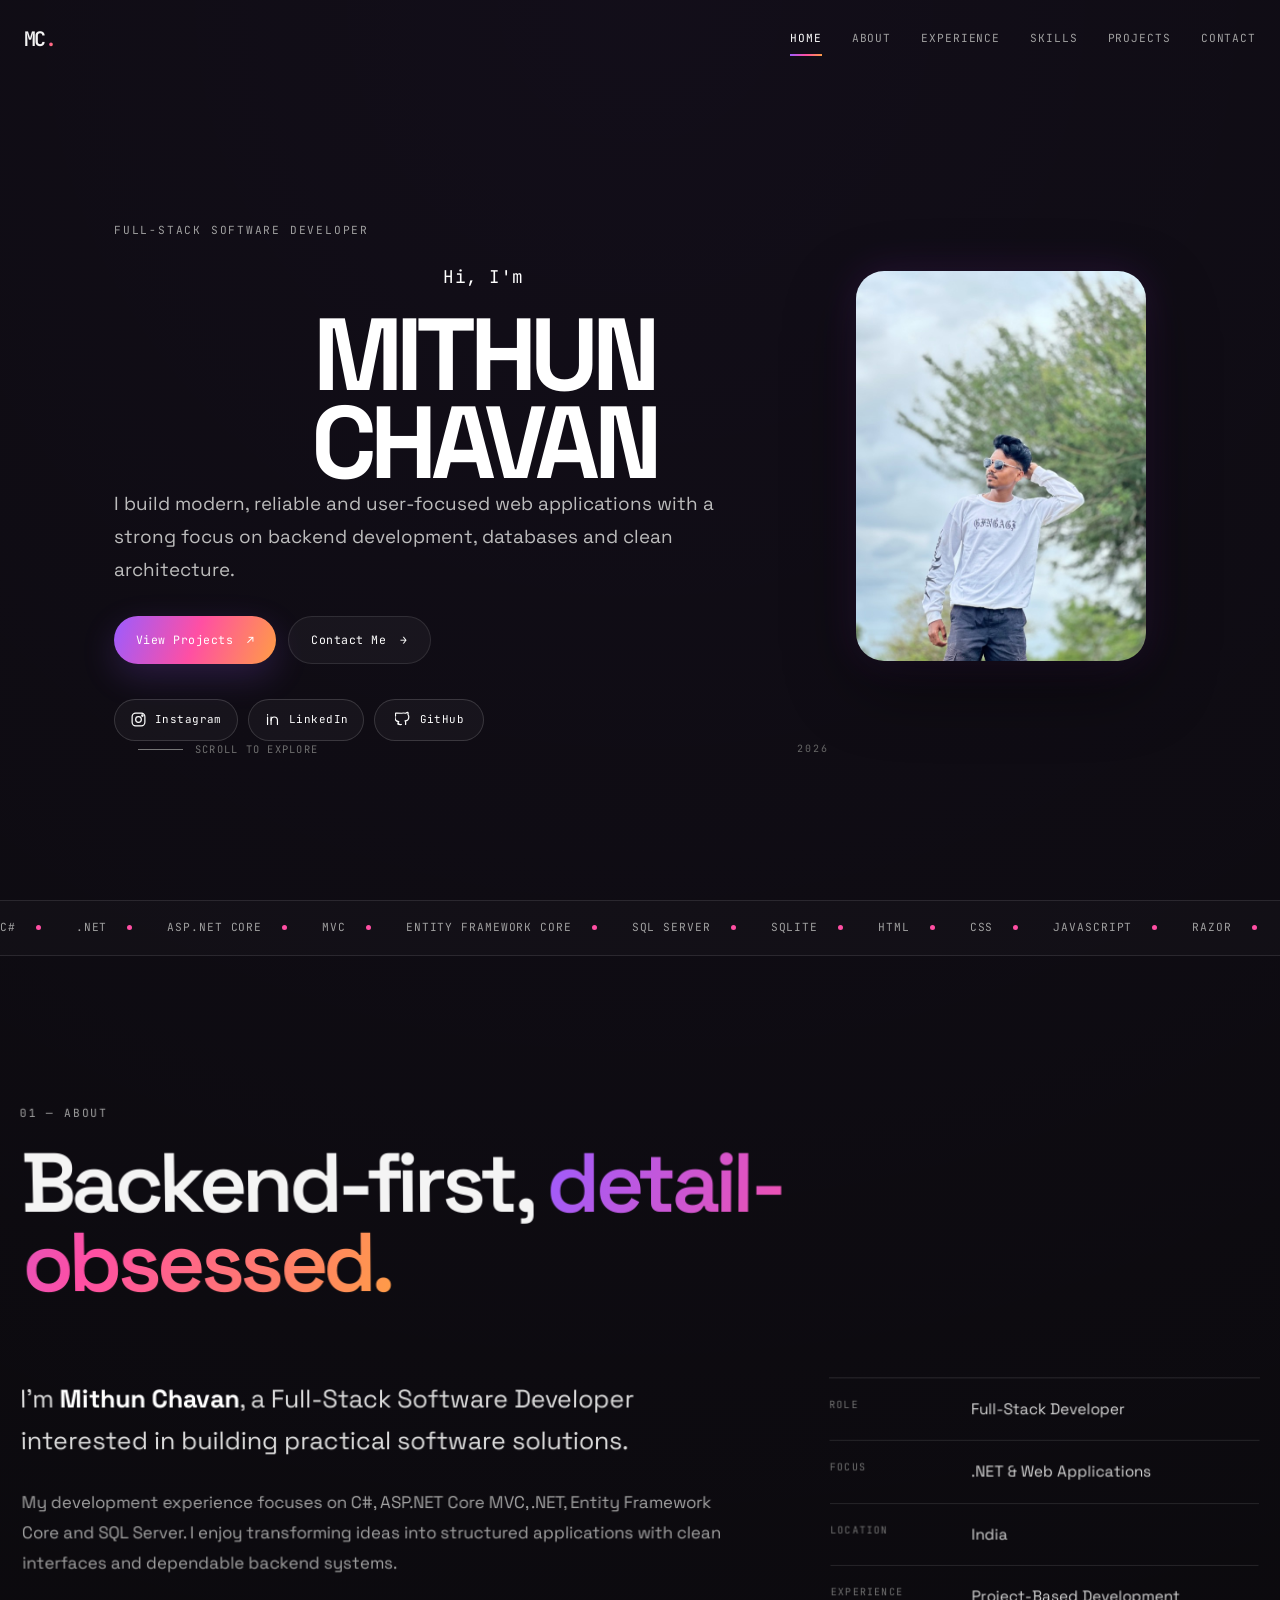
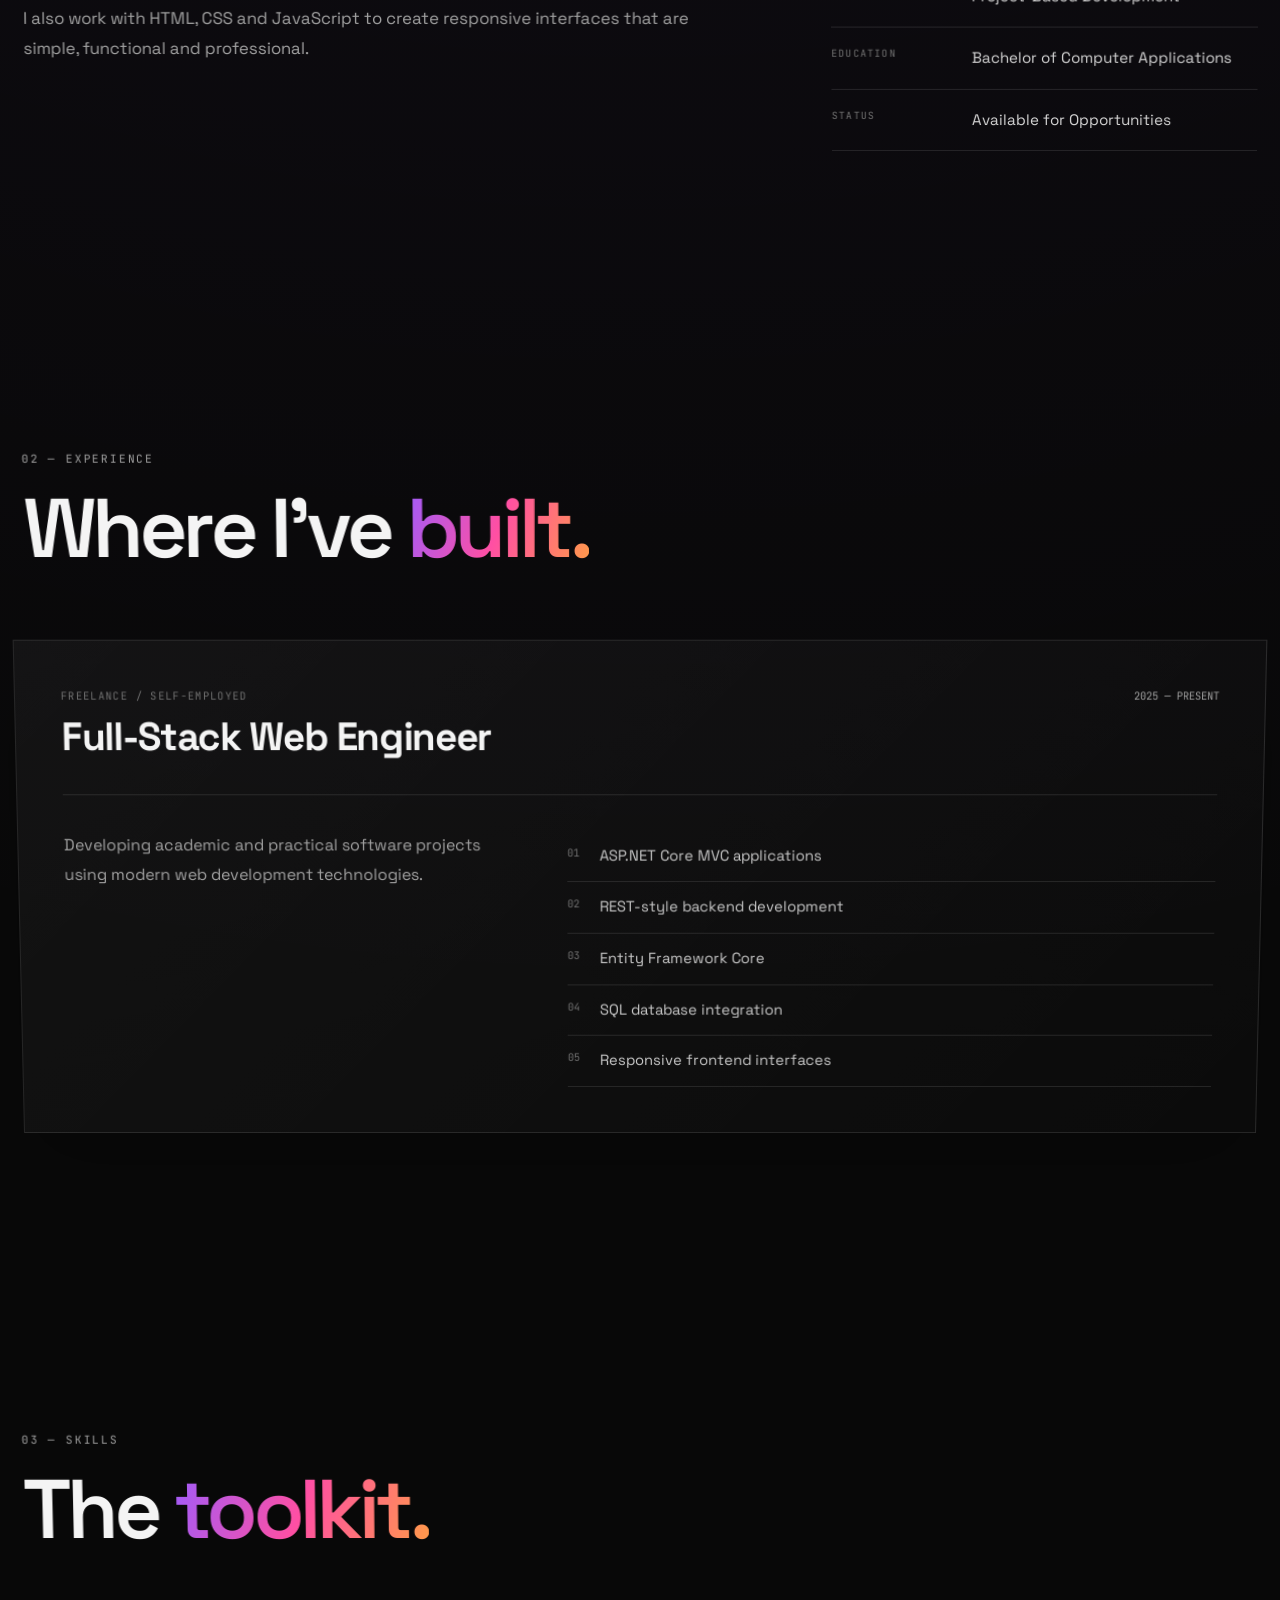
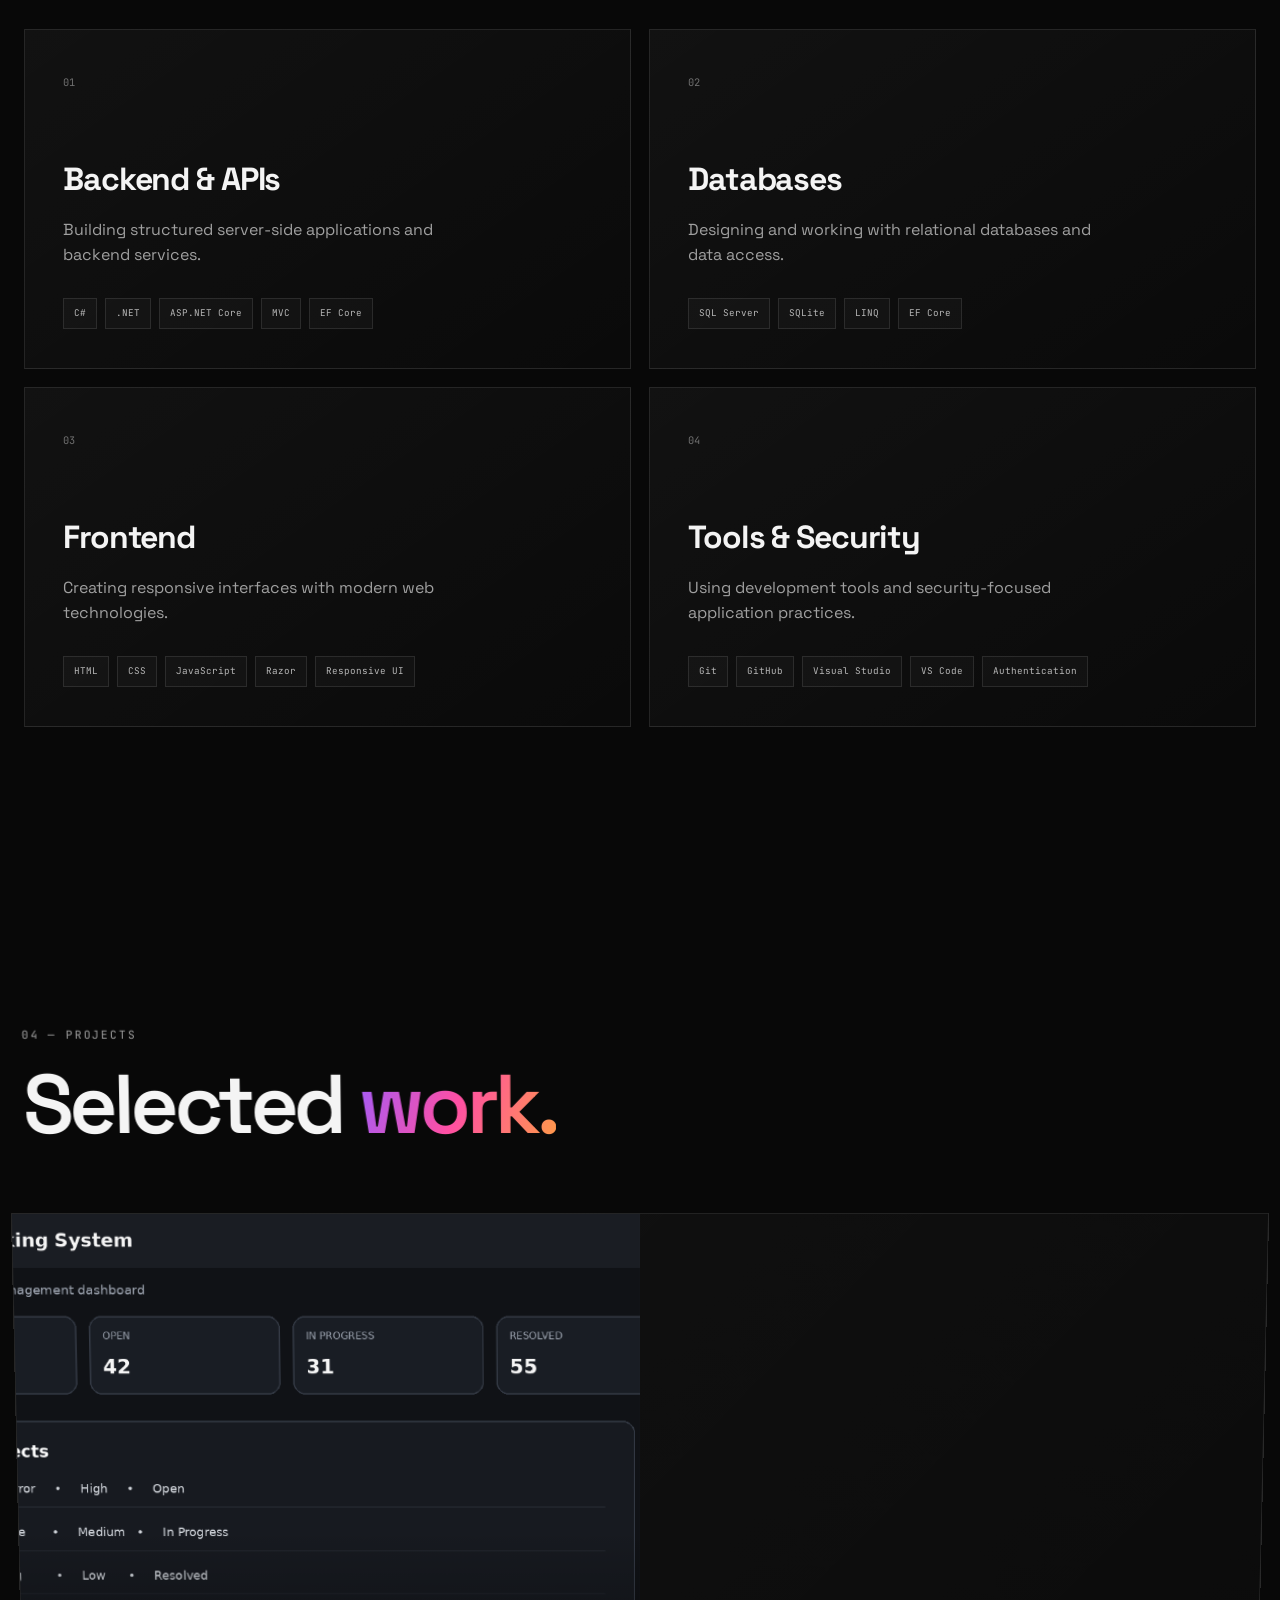
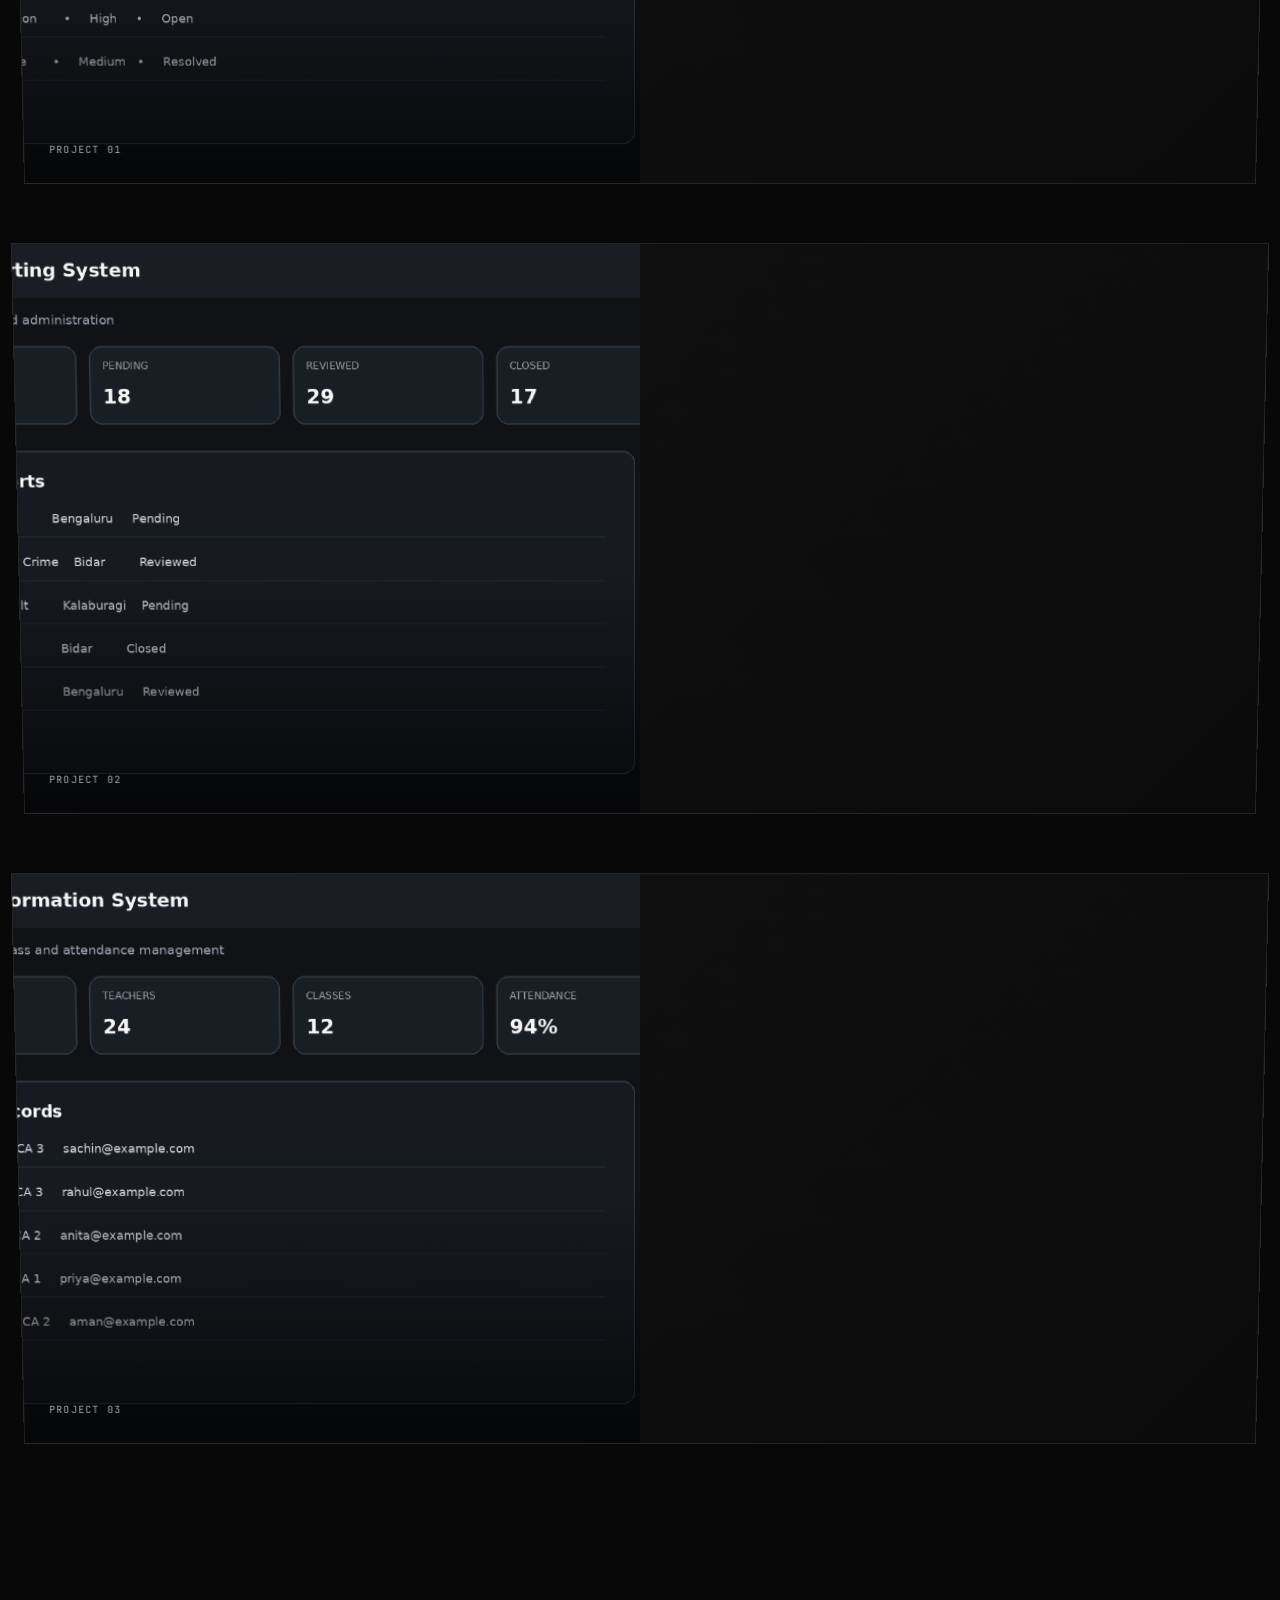
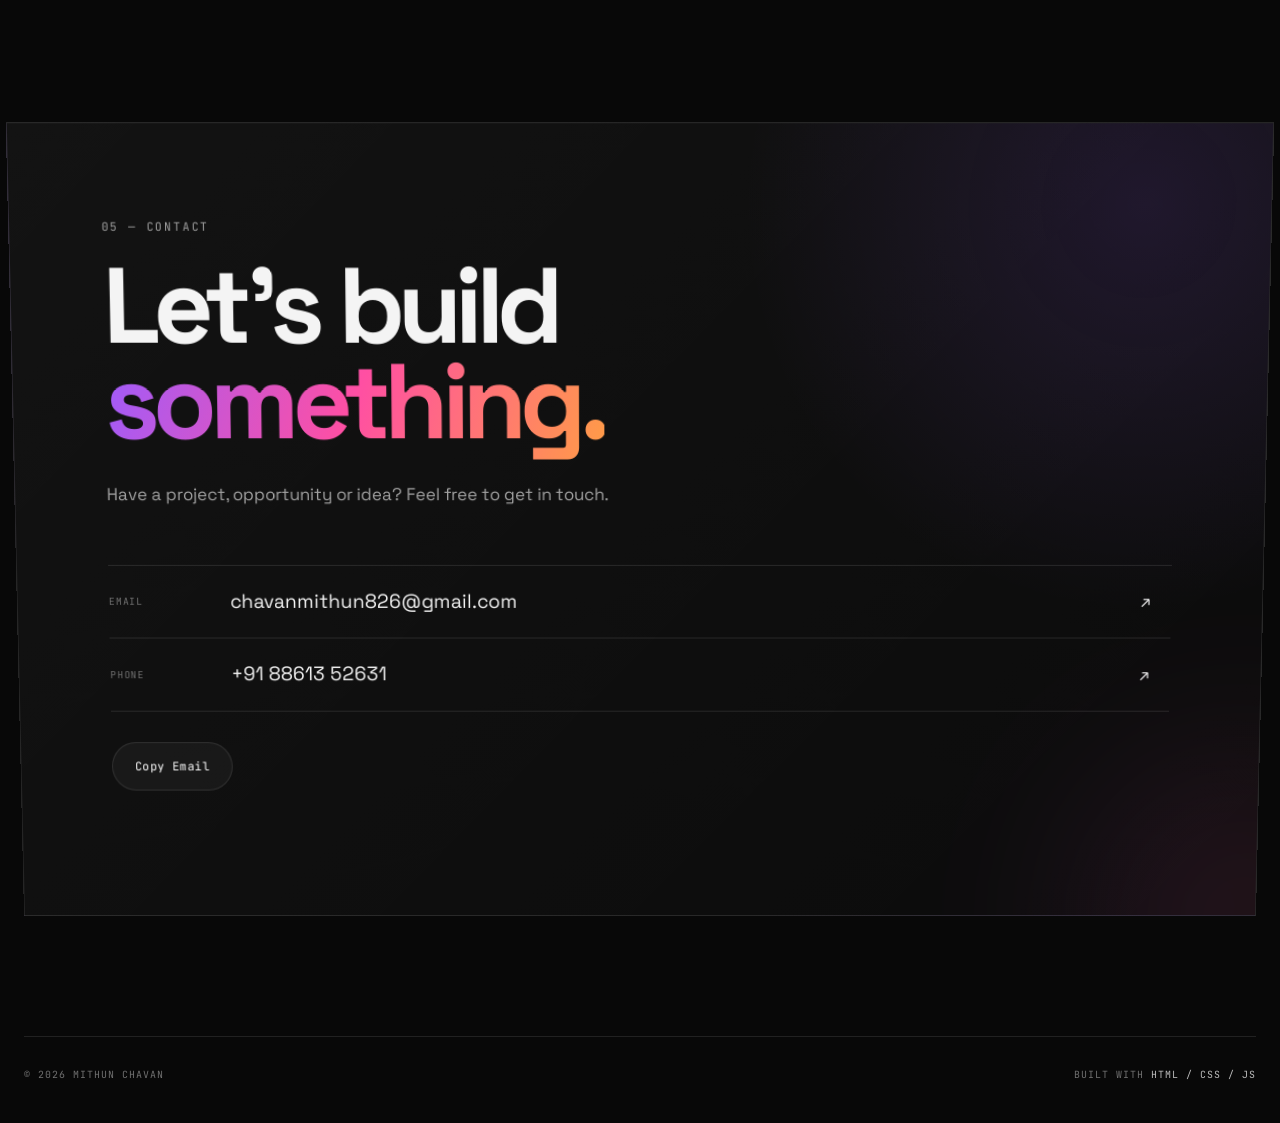
<file: index.html>
<!DOCTYPE html>
<html lang="en" data-theme="dark">
<head>
    <meta charset="UTF-8">

    <meta name="viewport"
          content="width=device-width, initial-scale=1.0">

    <meta name="description"
          content="Mithun Chavan — Full-Stack Software Developer portfolio. ASP.NET Core, C#, SQL Server, web development and software projects.">

    <meta name="author" content="Mithun Chavan">

    <title>Mithun Chavan — Full-Stack Software Developer</title>

    <!-- Google Fonts -->
    <link rel="preconnect" href="https://fonts.googleapis.com">
    <link rel="preconnect" href="https://fonts.gstatic.com" crossorigin>

    <link href="https://fonts.googleapis.com/css2?family=JetBrains+Mono:wght@400;500;600&family=Space+Grotesk:wght@400;500;600;700&display=swap"
          rel="stylesheet">

    <!-- Main CSS -->
    <link rel="stylesheet" href="css/style.css">
</head>

<body>

    <!-- Scroll Progress -->
    <div class="scroll-progress" id="scrollProgress"></div>

    <!-- Background Effects -->
    <div class="background-effects" aria-hidden="true">
        <div class="grid-background"></div>
        <div class="glow glow-one"></div>
        <div class="glow glow-two"></div>
        <div class="glow glow-three"></div>
    </div>


    <!-- =========================
         NAVIGATION
    ========================== -->

    <header class="site-header" id="siteHeader">

        <nav class="navbar">

            <a href="#home" class="brand">
                MC<span>.</span>
            </a>

            <div class="nav-links">

                <a href="#home" class="nav-link active">
                    HOME
                </a>

                <a href="#about" class="nav-link">
                    ABOUT
                </a>

                <a href="#experience" class="nav-link">
                    EXPERIENCE
                </a>

                <a href="#skills" class="nav-link">
                    SKILLS
                </a>

                <a href="#projects" class="nav-link">
                    PROJECTS
                </a>

                <a href="#contact" class="nav-link">
                    CONTACT
                </a>

            </div>

            <button class="menu-toggle"
                    id="menuToggle"
                    aria-label="Open navigation menu"
                    aria-expanded="false">

                <span></span>
                <span></span>
                <span></span>

            </button>

        </nav>

    </header>


    <main>


        <!-- =========================
             HERO
        ========================== -->

        <section class="hero section"
                 id="home">

            <div class="hero-content reveal">

                <p class="eyebrow">
                    FULL-STACK SOFTWARE DEVELOPER
                </p>

                <div class="hero-title-wrapper">

                    <h1 class="hero-title">

                        <span class="hero-small">
                            Hi, I'm
                        </span>

                        <span class="hero-name">
                            MITHUN
                        </span>

                        <span class="hero-name">
                            CHAVAN
                        </span>

                    </h1>


                   <div class="hero-avatar blend-photo" data-parallax>
    <img src="assets/profile.jpg" alt="Mithun Chavan">
</div>


                <p class="hero-description">

                    I build modern, reliable and user-focused
                    web applications with a strong focus on
                    backend development, databases and clean
                    architecture.

                </p>


                <div class="hero-actions">

                    <a href="#projects"
                       class="pill primary-pill magnetic">

                        View Projects
                        <span>↗</span>

                    </a>

                    <a href="#contact"
                       class="pill secondary-pill magnetic">

                        Contact Me
                        <span>→</span>

                    </a>

                </div>

            </div>

        <div class="hero-socials" aria-label="Social media links">
            <a href="https://instagram.com/CHAVANMITHUUN11" target="_blank" rel="noopener noreferrer" aria-label="Instagram">
                <svg viewBox="0 0 24 24" aria-hidden="true">
                    <rect x="3" y="3" width="18" height="18" rx="5"></rect>
                    <circle cx="12" cy="12" r="4"></circle>
                    <circle cx="17.5" cy="6.5" r="1"></circle>
                </svg>
                <span>Instagram</span>
            </a>

            <a href="https://www.linkedin.com/in/chavanmithuun09" target="_blank" rel="noopener noreferrer" aria-label="LinkedIn">
                <svg viewBox="0 0 24 24" aria-hidden="true">
                    <path d="M5 8.5V19"></path>
                    <path d="M5 5.5V5"></path>
                    <path d="M10 19V8.5"></path>
                    <path d="M10 13.5C10 10.5 12 8.5 14.5 8.5C17.5 8.5 19 10.5 19 13.5V19"></path>
                </svg>
                <span>LinkedIn</span>
            </a>

            <a href="https://github.com/chavanmithuun11/Mithun-Chavan-Portfolio" target="_blank" rel="noopener noreferrer" aria-label="GitHub">
                <svg viewBox="0 0 24 24" aria-hidden="true">
                    <path d="M9 19c-4 1.2-4-2-5-2"></path>
                    <path d="M15 19v-3.2c0-.9-.3-1.5-.8-1.8 2.6-.3 5.3-1.3 5.3-5.7 0-1.3-.5-2.4-1.2-3.2.1-.3.5-1.6-.1-3.1 0 0-1-.3-3.2 1.2a11 11 0 0 0-5.8 0C2 2.7 1 3 1 3c-.6 1.5-.2 2.8-.1 3.1C.2 6.9-.3 8 0 9.3c0 4.4 2.7 5.4 5.3 5.7-.5.3-.8.9-.8 1.8V19"></path>
                </svg>
                <span>GitHub</span>
            </a>
        </div>



            <div class="hero-bottom">

                <div class="hero-scroll">

                    <span class="scroll-line"></span>

                    <span>
                        SCROLL TO EXPLORE
                    </span>

                </div>

                <div class="hero-year">
                    2026
                </div>

            </div>

        </section>



        <!-- =========================
             TECHNOLOGY MARQUEE
        ========================== -->

        <section class="marquee-section">

            <div class="marquee-track" id="marqueeTrack">

                <!-- Generated by JavaScript -->

            </div>

        </section>



        <!-- =========================
             ABOUT
        ========================== -->

        <section class="section about-section"
                 id="about">

            <div class="section-container">

                <div class="section-heading reveal"
                     data-3d>

                    <p class="section-number">
                        01 — ABOUT
                    </p>

                    <h2>
                        Backend-first,
                        <span>detail-obsessed.</span>
                    </h2>

                </div>


                <div class="about-grid">

                    <div class="about-text reveal"
                         data-3d>

                        <p class="large-text">

                            I'm <strong>Mithun Chavan</strong>,
                            a Full-Stack Software Developer
                            interested in building practical
                            software solutions.

                        </p>

                        <p>

                            My development experience focuses on
                            C#, ASP.NET Core MVC, .NET, Entity
                            Framework Core and SQL Server.

                            I enjoy transforming ideas into
                            structured applications with clean
                            interfaces and dependable backend
                            systems.

                        </p>

                        <p>

                            I also work with HTML, CSS and
                            JavaScript to create responsive
                            interfaces that are simple,
                            functional and professional.

                        </p>

                    </div>


                    <div class="about-facts reveal"
                         data-3d>

                        <div class="fact">

                            <span class="fact-label">
                                ROLE
                            </span>

                            <span class="fact-value">
                                Full-Stack Developer
                            </span>

                        </div>


                        <div class="fact">

                            <span class="fact-label">
                                FOCUS
                            </span>

                            <span class="fact-value">
                                .NET & Web Applications
                            </span>

                        </div>


                        <div class="fact">

                            <span class="fact-label">
                                LOCATION
                            </span>

                            <span class="fact-value">
                                India
                            </span>

                        </div>


                        <div class="fact">

                            <span class="fact-label">
                                EXPERIENCE
                            </span>

                            <span class="fact-value">
                                Project-Based Development
                            </span>

                        </div>


                        <div class="fact">

                            <span class="fact-label">
                                EDUCATION
                            </span>

                            <span class="fact-value">
                                Bachelor of Computer Applications
                            </span>

                        </div>


                        <div class="fact">

                            <span class="fact-label">
                                STATUS
                            </span>

                            <span class="fact-value available">
                                Available for Opportunities
                            </span>

                        </div>

                    </div>

                </div>

            </div>

        </section>



        <!-- =========================
             EXPERIENCE
        ========================== -->

        <section class="section experience-section"
                 id="experience">

            <div class="section-container">

                <div class="section-heading reveal"
                     data-3d>

                    <p class="section-number">
                        02 — EXPERIENCE
                    </p>

                    <h2>
                        Where I've
                        <span>built.</span>
                    </h2>

                </div>


                <div class="experience-card reveal"
                     data-3d>

                    <div class="experience-top">

                        <div>

                            <p class="experience-type">
                                FREELANCE / SELF-EMPLOYED
                            </p>

                            <h3>
                                Full-Stack Web Engineer
                            </h3>

                        </div>

                        <span class="experience-date">
                            2025 — PRESENT
                        </span>

                    </div>


                    <div class="experience-content">

                        <p>

                            Developing academic and practical
                            software projects using modern
                            web development technologies.

                        </p>

                        <div class="experience-list">

                            <div>
                                <span>01</span>
                                ASP.NET Core MVC applications
                            </div>

                            <div>
                                <span>02</span>
                                REST-style backend development
                            </div>

                            <div>
                                <span>03</span>
                                Entity Framework Core
                            </div>

                            <div>
                                <span>04</span>
                                SQL database integration
                            </div>

                            <div>
                                <span>05</span>
                                Responsive frontend interfaces
                            </div>

                        </div>

                    </div>

                </div>

            </div>

        </section>



        <!-- =========================
             SKILLS
        ========================== -->

        <section class="section skills-section"
                 id="skills">

            <div class="section-container">

                <div class="section-heading reveal"
                     data-3d>

                    <p class="section-number">
                        03 — SKILLS
                    </p>

                    <h2>
                        The
                        <span>toolkit.</span>
                    </h2>

                </div>


                <div class="skills-grid">


                    <article class="skill-card reveal"
                             data-tilt>

                        <span class="skill-number">
                            01
                        </span>

                        <h3>
                            Backend & APIs
                        </h3>

                        <p>
                            Building structured server-side
                            applications and backend services.
                        </p>

                        <div class="skill-tags">

                            <span>C#</span>
                            <span>.NET</span>
                            <span>ASP.NET Core</span>
                            <span>MVC</span>
                            <span>EF Core</span>

                        </div>

                    </article>



                    <article class="skill-card reveal"
                             data-tilt>

                        <span class="skill-number">
                            02
                        </span>

                        <h3>
                            Databases
                        </h3>

                        <p>
                            Designing and working with
                            relational databases and data access.
                        </p>

                        <div class="skill-tags">

                            <span>SQL Server</span>
                            <span>SQLite</span>
                            <span>LINQ</span>
                            <span>EF Core</span>

                        </div>

                    </article>



                    <article class="skill-card reveal"
                             data-tilt>

                        <span class="skill-number">
                            03
                        </span>

                        <h3>
                            Frontend
                        </h3>

                        <p>
                            Creating responsive interfaces
                            with modern web technologies.
                        </p>

                        <div class="skill-tags">

                            <span>HTML</span>
                            <span>CSS</span>
                            <span>JavaScript</span>
                            <span>Razor</span>
                            <span>Responsive UI</span>

                        </div>

                    </article>



                    <article class="skill-card reveal"
                             data-tilt>

                        <span class="skill-number">
                            04
                        </span>

                        <h3>
                            Tools & Security
                        </h3>

                        <p>
                            Using development tools and
                            security-focused application practices.
                        </p>

                        <div class="skill-tags">

                            <span>Git</span>
                            <span>GitHub</span>
                            <span>Visual Studio</span>
                            <span>VS Code</span>
                            <span>Authentication</span>

                        </div>

                    </article>

                </div>

            </div>

        </section>



        <!-- =========================
             PROJECTS
        ========================== -->

        <section class="section projects-section"
                 id="projects">

            <div class="section-container">

                <div class="section-heading reveal"
                     data-3d>

                    <p class="section-number">
                        04 — PROJECTS
                    </p>

                    <h2>
                        Selected
                        <span>work.</span>
                    </h2>

                </div>


                <div class="projects-list">


                    <!-- PROJECT 01 -->

                    <article class="project-card reveal"
                             data-3d>

                        <div class="project-image">

                            <img src="assets/project-1.png"
                                 alt="Defect Tracking System project screenshot"
                                 onerror="this.parentElement.classList.add('image-placeholder')">

                            <div class="image-overlay">

                                <span>
                                    PROJECT 01
                                </span>

                            </div>

                        </div>


                        <div class="project-content">

                            <div class="project-meta">

                                <span>
                                    01
                                </span>

                                <span>
                                    WEB APPLICATION
                                </span>

                            </div>


                            <h3>
                                Defect Tracking System
                            </h3>


                            <p>

                                A web-based system designed to
                                record, manage and track software
                                defects through a structured
                                workflow.

                            </p>


                            <div class="project-stack">

                                <span>ASP.NET Core MVC</span>
                                <span>C#</span>
                                <span>EF Core</span>
                                <span>SQL Server</span>
                                <span>.NET</span>
                                <span>Razor Views</span>

                            </div>


                            <div class="project-footer">

                                <span><a href="https://github.com/chavanmithuun11/DefectTrackingSystem" target="_blank" rel="noopener" class="project-github-link">VIEW ON GITHUB ↗</a></span>

                                <span class="project-arrow">
                                    ↗
                                </span>

                            </div>

                        </div>

                    </article>



                    <!-- PROJECT 02 -->

                    <article class="project-card reveal"
                             data-3d>

                        <div class="project-image">

                            <img src="assets/project-2.png"
                                 alt="Crime Reporting System project screenshot"
                                 onerror="this.parentElement.classList.add('image-placeholder')">

                            <div class="image-overlay">

                                <span>
                                    PROJECT 02
                                </span>

                            </div>

                        </div>


                        <div class="project-content">

                            <div class="project-meta">

                                <span>
                                    02
                                </span>

                                <span>
                                    WEB APPLICATION
                                </span>

                            </div>


                            <h3>
                                Crime Reporting System
                            </h3>


                            <p>

                                A web application for submitting
                                crime reports and managing reports
                                through an administrative dashboard.

                            </p>


                            <div class="project-stack">

                                <span>ASP.NET Core MVC</span>
                                <span>C#</span>
                                <span>Entity Framework</span>
                                <span>SQLite</span>
                                <span>Razor</span>

                            </div>


                            <div class="project-footer">

                                <span><a href="https://github.com/chavanmithuun11/CrimeReportingSystem" target="_blank" rel="noopener" class="project-github-link">VIEW ON GITHUB ↗</a></span>

                                <span class="project-arrow">
                                    ↗
                                </span>

                            </div>

                        </div>

                    </article>



                    <!-- PROJECT 03 -->

                    <article class="project-card reveal"
                             data-3d>

                        <div class="project-image">

                            <img src="assets/project-3.png"
                                 alt="E-School Information System project screenshot"
                                 onerror="this.parentElement.classList.add('image-placeholder')">

                            <div class="image-overlay">

                                <span>
                                    PROJECT 03
                                </span>

                            </div>

                        </div>


                        <div class="project-content">

                            <div class="project-meta">

                                <span>
                                    03
                                </span>

                                <span>
                                    INFORMATION SYSTEM
                                </span>

                            </div>


                            <h3>
                                E-School Information System
                            </h3>


                            <p>

                                An information management system
                                designed to organize student,
                                teacher, class and attendance
                                information.

                            </p>


                            <div class="project-stack">

                                <span>ASP.NET Core MVC</span>
                                <span>C#</span>
                                <span>HTML</span>
                                <span>CSS</span>
                                <span>JavaScript</span>

                            </div>


                            <div class="project-footer">

                                <span><a href="https://github.com/chavanmithuun11/ESchoolInformationSystem" target="_blank" rel="noopener" class="project-github-link">VIEW ON GITHUB ↗</a></span>

                                <span class="project-arrow">
                                    ↗
                                </span>

                            </div>

                        </div>

                    </article>


                </div>

            </div>

        </section>



        <!-- =========================
             CONTACT
        ========================== -->

        <section class="section contact-section"
                 id="contact">

            <div class="section-container">

                <div class="contact-card reveal"
                     data-3d>

                    <p class="section-number">
                        05 — CONTACT
                    </p>

                    <h2>
                        Let's build
                        <span>something.</span>
                    </h2>

                    <p class="contact-description">

                        Have a project, opportunity or idea?
                        Feel free to get in touch.

                    </p>


                    <div class="contact-links">

                        <a href="mailto:chavanmithun826@gmail.com"
                           class="contact-link">

                            <span class="contact-label">
                                EMAIL
                            </span>

                            <span class="contact-value">
                                chavanmithun826@gmail.com
                            </span>

                            <span>
                                ↗
                            </span>

                        </a>


                        <a href="tel:+918861352631"
                           class="contact-link">

                            <span class="contact-label">
                                PHONE
                            </span>

                            <span class="contact-value">
                                +91 88613 52631
                            </span>

                            <span>
                                ↗
                            </span>

                        </a>

                    </div>


                    <button class="copy-email pill secondary-pill magnetic"
                            id="copyEmail"
                            type="button">

                        Copy Email

                    </button>


                    <p class="copy-message"
                       id="copyMessage"
                       aria-live="polite">
                    </p>

                </div>

            </div>

        </section>


    </main>



    <!-- =========================
         FOOTER
    ========================== -->

    <footer class="site-footer">

        <div>

            © 2026 MITHUN CHAVAN

        </div>

        <div>

            BUILT WITH
            <span class="footer-accent">
                HTML / CSS / JS
            </span>

        </div>

    </footer>



    <!-- Main JavaScript -->
    <script src="js/script.js"></script>

</body>
</html>
</file>
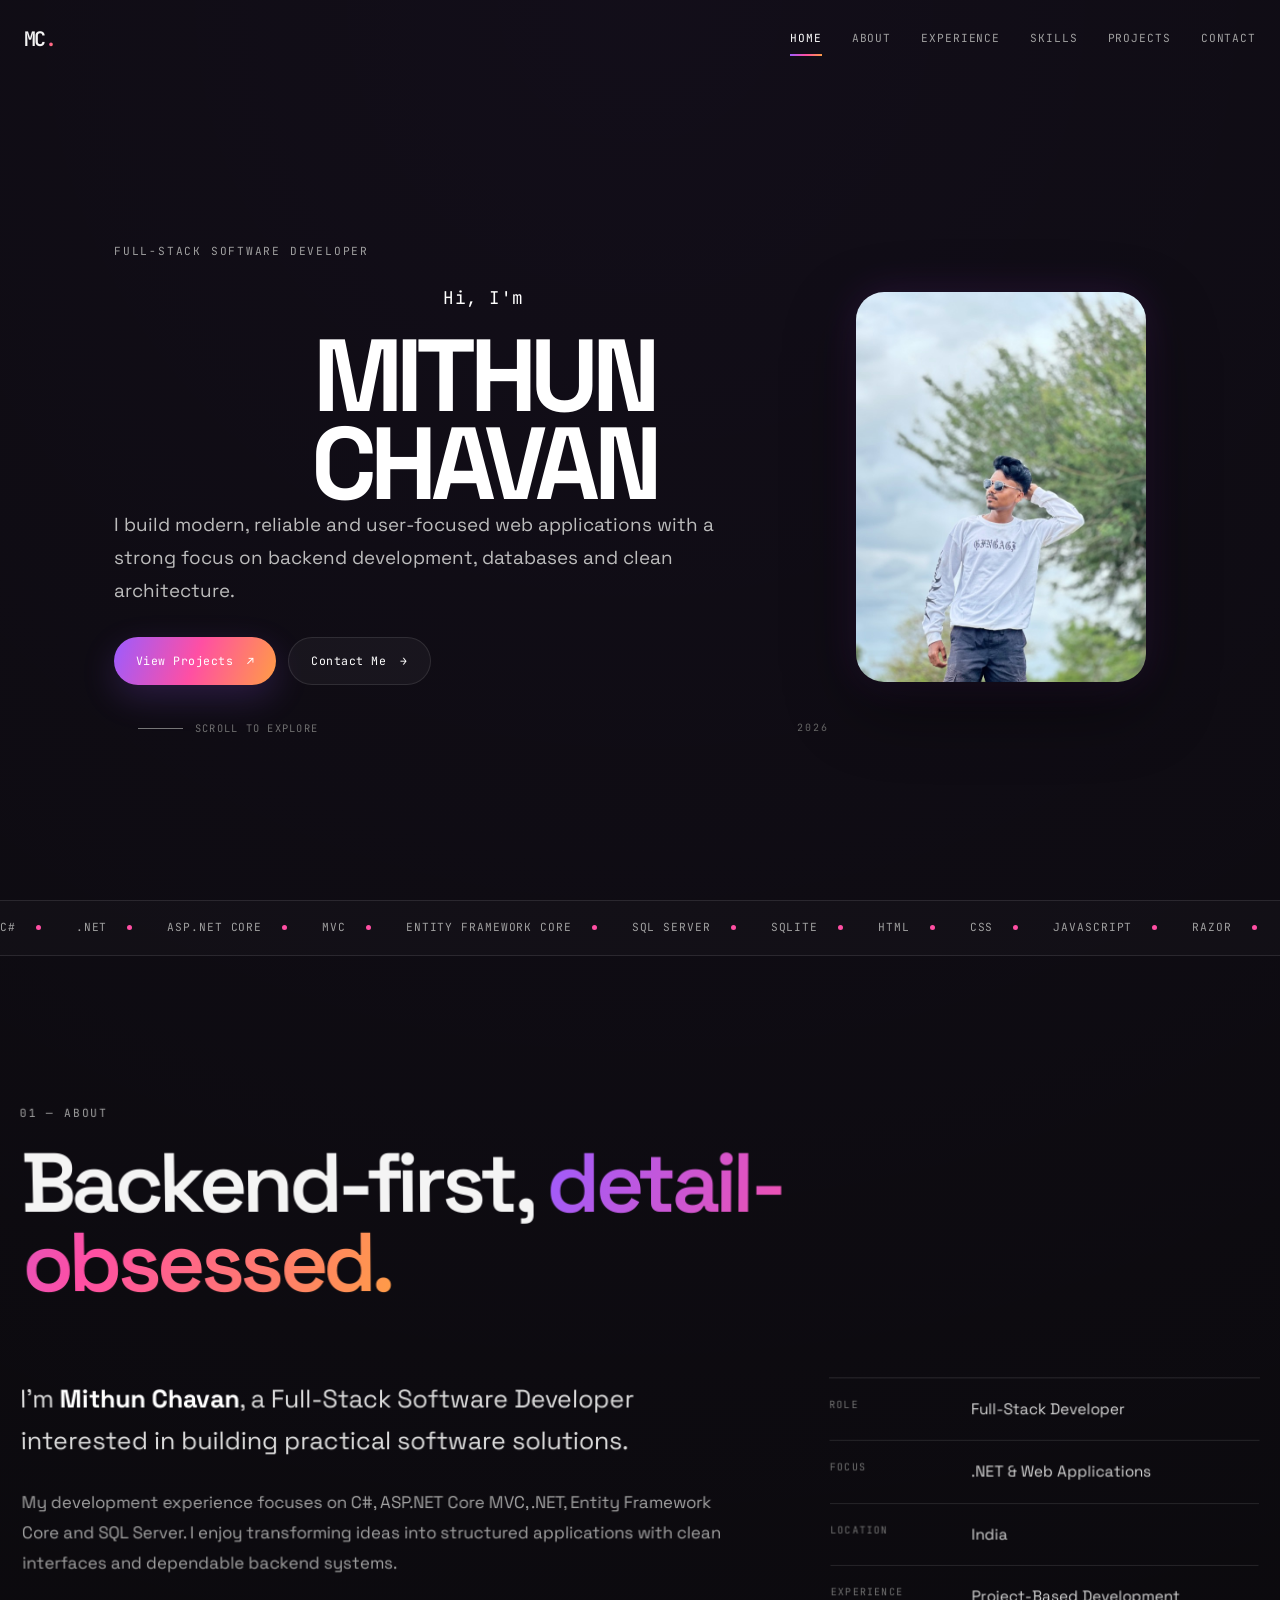
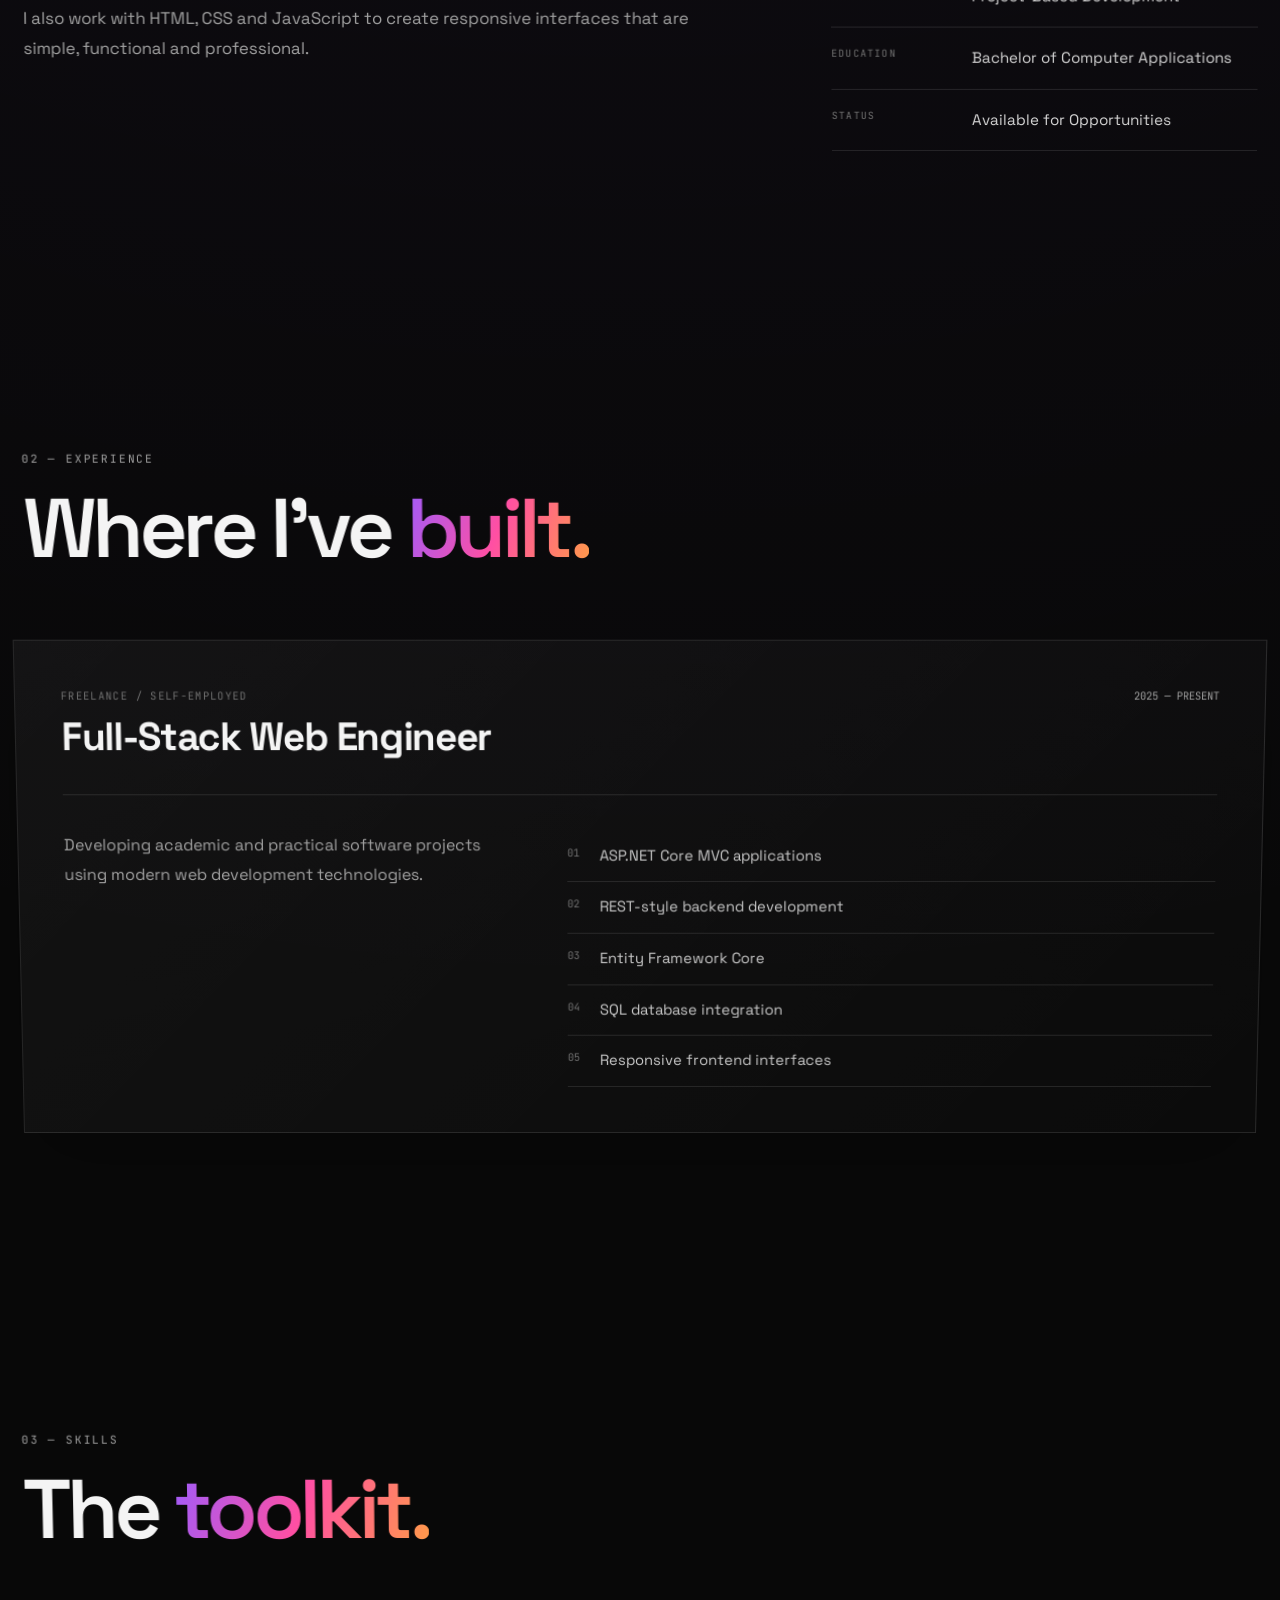
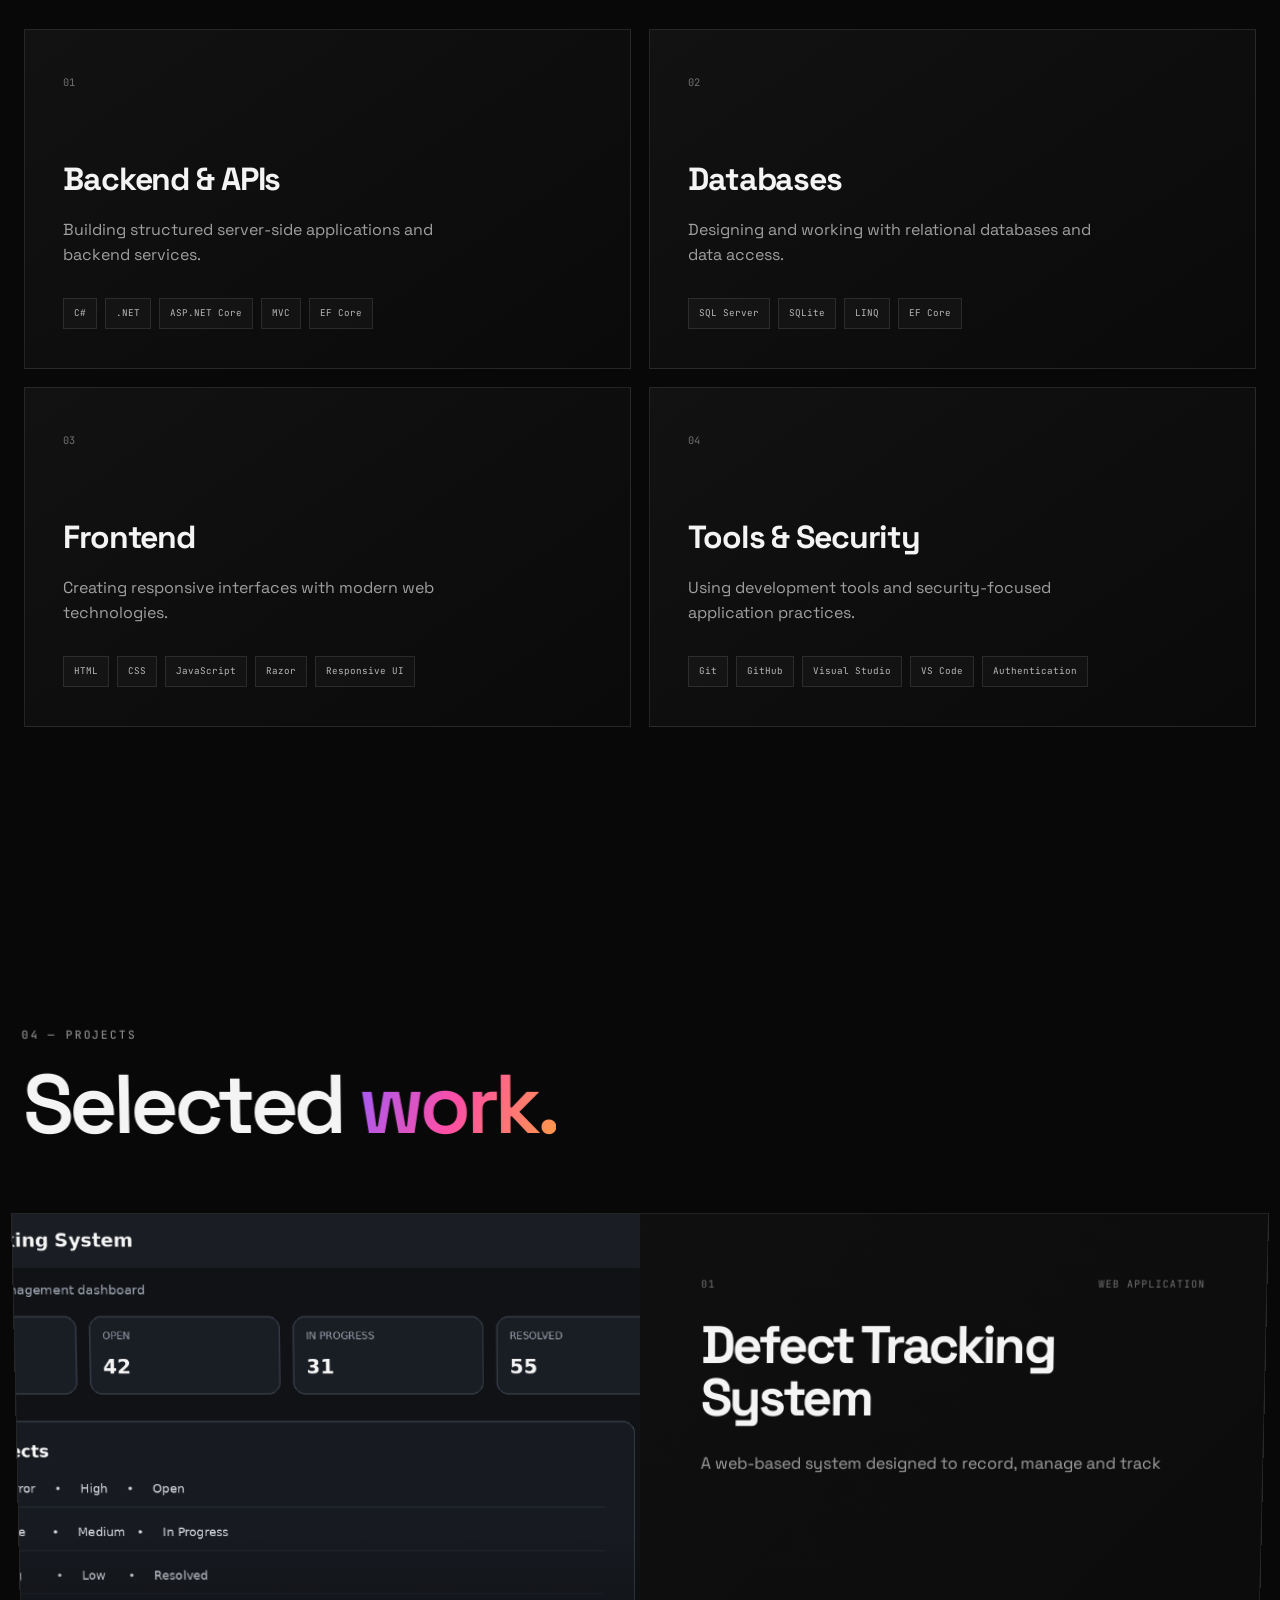
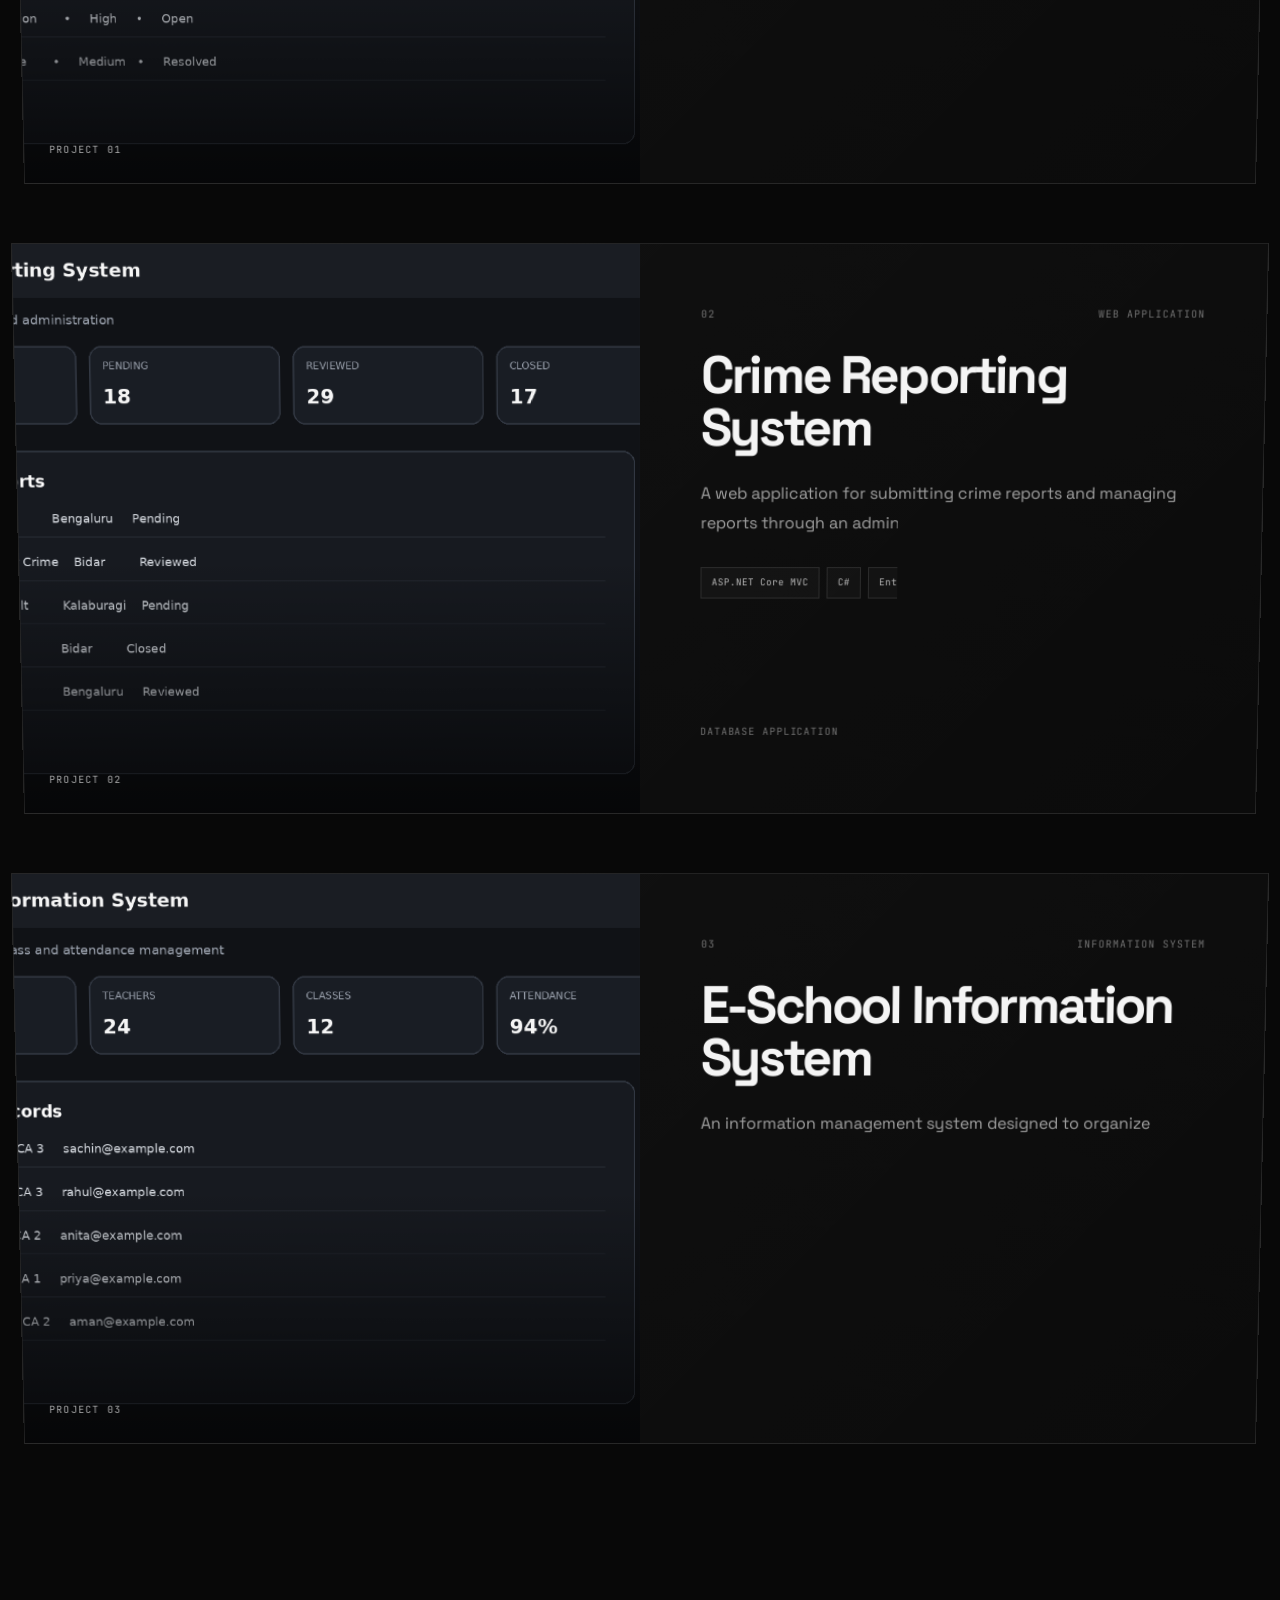
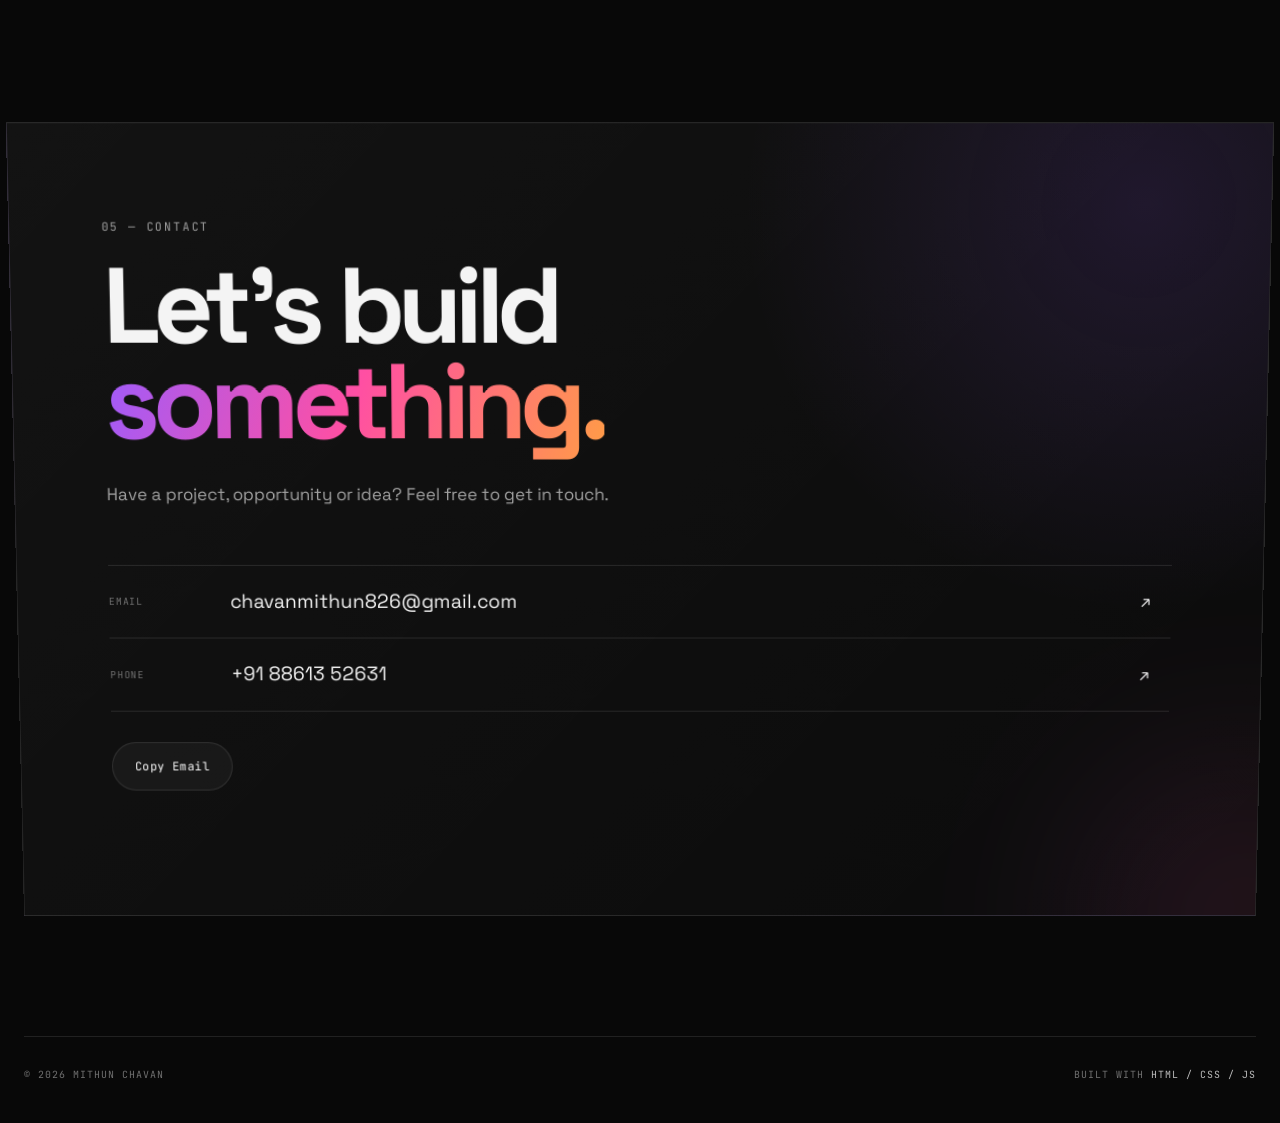
<file: index-backup.html>
<!DOCTYPE html>
<html lang="en" data-theme="dark">
<head>
    <meta charset="UTF-8">

    <meta name="viewport"
          content="width=device-width, initial-scale=1.0">

    <meta name="description"
          content="Mithun Chavan — Full-Stack Software Developer portfolio. ASP.NET Core, C#, SQL Server, web development and software projects.">

    <meta name="author" content="Mithun Chavan">

    <title>Mithun Chavan — Full-Stack Software Developer</title>

    <!-- Google Fonts -->
    <link rel="preconnect" href="https://fonts.googleapis.com">
    <link rel="preconnect" href="https://fonts.gstatic.com" crossorigin>

    <link href="https://fonts.googleapis.com/css2?family=JetBrains+Mono:wght@400;500;600&family=Space+Grotesk:wght@400;500;600;700&display=swap"
          rel="stylesheet">

    <!-- Main CSS -->
    <link rel="stylesheet" href="css/style.css">
</head>

<body>

    <!-- Scroll Progress -->
    <div class="scroll-progress" id="scrollProgress"></div>

    <!-- Background Effects -->
    <div class="background-effects" aria-hidden="true">
        <div class="grid-background"></div>
        <div class="glow glow-one"></div>
        <div class="glow glow-two"></div>
        <div class="glow glow-three"></div>
    </div>


    <!-- =========================
         NAVIGATION
    ========================== -->

    <header class="site-header" id="siteHeader">

        <nav class="navbar">

            <a href="#home" class="brand">
                MC<span>.</span>
            </a>

            <div class="nav-links">

                <a href="#home" class="nav-link active">
                    HOME
                </a>

                <a href="#about" class="nav-link">
                    ABOUT
                </a>

                <a href="#experience" class="nav-link">
                    EXPERIENCE
                </a>

                <a href="#skills" class="nav-link">
                    SKILLS
                </a>

                <a href="#projects" class="nav-link">
                    PROJECTS
                </a>

                <a href="#contact" class="nav-link">
                    CONTACT
                </a>

            </div>

            <button class="menu-toggle"
                    id="menuToggle"
                    aria-label="Open navigation menu"
                    aria-expanded="false">

                <span></span>
                <span></span>
                <span></span>

            </button>

        </nav>

    </header>


    <main>


        <!-- =========================
             HERO
        ========================== -->

        <section class="hero section"
                 id="home">

            <div class="hero-content reveal">

                <p class="eyebrow">
                    FULL-STACK SOFTWARE DEVELOPER
                </p>

                <div class="hero-title-wrapper">

                    <h1 class="hero-title">

                        <span class="hero-small">
                            Hi, I'm
                        </span>

                        <span class="hero-name">
                            MITHUN
                        </span>

                        <span class="hero-name">
                            CHAVAN
                        </span>

                    </h1>


                   <div class="hero-avatar blend-photo" data-parallax>
    <img src="assets/profile.jpg" alt="Mithun Chavan">
</div>


                <p class="hero-description">

                    I build modern, reliable and user-focused
                    web applications with a strong focus on
                    backend development, databases and clean
                    architecture.

                </p>


                <div class="hero-actions">

                    <a href="#projects"
                       class="pill primary-pill magnetic">

                        View Projects
                        <span>↗</span>

                    </a>

                    <a href="#contact"
                       class="pill secondary-pill magnetic">

                        Contact Me
                        <span>→</span>

                    </a>

                </div>

            </div>


            <div class="hero-bottom">

                <div class="hero-scroll">

                    <span class="scroll-line"></span>

                    <span>
                        SCROLL TO EXPLORE
                    </span>

                </div>

                <div class="hero-year">
                    2026
                </div>

            </div>

        </section>



        <!-- =========================
             TECHNOLOGY MARQUEE
        ========================== -->

        <section class="marquee-section">

            <div class="marquee-track" id="marqueeTrack">

                <!-- Generated by JavaScript -->

            </div>

        </section>



        <!-- =========================
             ABOUT
        ========================== -->

        <section class="section about-section"
                 id="about">

            <div class="section-container">

                <div class="section-heading reveal"
                     data-3d>

                    <p class="section-number">
                        01 — ABOUT
                    </p>

                    <h2>
                        Backend-first,
                        <span>detail-obsessed.</span>
                    </h2>

                </div>


                <div class="about-grid">

                    <div class="about-text reveal"
                         data-3d>

                        <p class="large-text">

                            I'm <strong>Mithun Chavan</strong>,
                            a Full-Stack Software Developer
                            interested in building practical
                            software solutions.

                        </p>

                        <p>

                            My development experience focuses on
                            C#, ASP.NET Core MVC, .NET, Entity
                            Framework Core and SQL Server.

                            I enjoy transforming ideas into
                            structured applications with clean
                            interfaces and dependable backend
                            systems.

                        </p>

                        <p>

                            I also work with HTML, CSS and
                            JavaScript to create responsive
                            interfaces that are simple,
                            functional and professional.

                        </p>

                    </div>


                    <div class="about-facts reveal"
                         data-3d>

                        <div class="fact">

                            <span class="fact-label">
                                ROLE
                            </span>

                            <span class="fact-value">
                                Full-Stack Developer
                            </span>

                        </div>


                        <div class="fact">

                            <span class="fact-label">
                                FOCUS
                            </span>

                            <span class="fact-value">
                                .NET & Web Applications
                            </span>

                        </div>


                        <div class="fact">

                            <span class="fact-label">
                                LOCATION
                            </span>

                            <span class="fact-value">
                                India
                            </span>

                        </div>


                        <div class="fact">

                            <span class="fact-label">
                                EXPERIENCE
                            </span>

                            <span class="fact-value">
                                Project-Based Development
                            </span>

                        </div>


                        <div class="fact">

                            <span class="fact-label">
                                EDUCATION
                            </span>

                            <span class="fact-value">
                                Bachelor of Computer Applications
                            </span>

                        </div>


                        <div class="fact">

                            <span class="fact-label">
                                STATUS
                            </span>

                            <span class="fact-value available">
                                Available for Opportunities
                            </span>

                        </div>

                    </div>

                </div>

            </div>

        </section>



        <!-- =========================
             EXPERIENCE
        ========================== -->

        <section class="section experience-section"
                 id="experience">

            <div class="section-container">

                <div class="section-heading reveal"
                     data-3d>

                    <p class="section-number">
                        02 — EXPERIENCE
                    </p>

                    <h2>
                        Where I've
                        <span>built.</span>
                    </h2>

                </div>


                <div class="experience-card reveal"
                     data-3d>

                    <div class="experience-top">

                        <div>

                            <p class="experience-type">
                                FREELANCE / SELF-EMPLOYED
                            </p>

                            <h3>
                                Full-Stack Web Engineer
                            </h3>

                        </div>

                        <span class="experience-date">
                            2025 — PRESENT
                        </span>

                    </div>


                    <div class="experience-content">

                        <p>

                            Developing academic and practical
                            software projects using modern
                            web development technologies.

                        </p>

                        <div class="experience-list">

                            <div>
                                <span>01</span>
                                ASP.NET Core MVC applications
                            </div>

                            <div>
                                <span>02</span>
                                REST-style backend development
                            </div>

                            <div>
                                <span>03</span>
                                Entity Framework Core
                            </div>

                            <div>
                                <span>04</span>
                                SQL database integration
                            </div>

                            <div>
                                <span>05</span>
                                Responsive frontend interfaces
                            </div>

                        </div>

                    </div>

                </div>

            </div>

        </section>



        <!-- =========================
             SKILLS
        ========================== -->

        <section class="section skills-section"
                 id="skills">

            <div class="section-container">

                <div class="section-heading reveal"
                     data-3d>

                    <p class="section-number">
                        03 — SKILLS
                    </p>

                    <h2>
                        The
                        <span>toolkit.</span>
                    </h2>

                </div>


                <div class="skills-grid">


                    <article class="skill-card reveal"
                             data-tilt>

                        <span class="skill-number">
                            01
                        </span>

                        <h3>
                            Backend & APIs
                        </h3>

                        <p>
                            Building structured server-side
                            applications and backend services.
                        </p>

                        <div class="skill-tags">

                            <span>C#</span>
                            <span>.NET</span>
                            <span>ASP.NET Core</span>
                            <span>MVC</span>
                            <span>EF Core</span>

                        </div>

                    </article>



                    <article class="skill-card reveal"
                             data-tilt>

                        <span class="skill-number">
                            02
                        </span>

                        <h3>
                            Databases
                        </h3>

                        <p>
                            Designing and working with
                            relational databases and data access.
                        </p>

                        <div class="skill-tags">

                            <span>SQL Server</span>
                            <span>SQLite</span>
                            <span>LINQ</span>
                            <span>EF Core</span>

                        </div>

                    </article>



                    <article class="skill-card reveal"
                             data-tilt>

                        <span class="skill-number">
                            03
                        </span>

                        <h3>
                            Frontend
                        </h3>

                        <p>
                            Creating responsive interfaces
                            with modern web technologies.
                        </p>

                        <div class="skill-tags">

                            <span>HTML</span>
                            <span>CSS</span>
                            <span>JavaScript</span>
                            <span>Razor</span>
                            <span>Responsive UI</span>

                        </div>

                    </article>



                    <article class="skill-card reveal"
                             data-tilt>

                        <span class="skill-number">
                            04
                        </span>

                        <h3>
                            Tools & Security
                        </h3>

                        <p>
                            Using development tools and
                            security-focused application practices.
                        </p>

                        <div class="skill-tags">

                            <span>Git</span>
                            <span>GitHub</span>
                            <span>Visual Studio</span>
                            <span>VS Code</span>
                            <span>Authentication</span>

                        </div>

                    </article>

                </div>

            </div>

        </section>



        <!-- =========================
             PROJECTS
        ========================== -->

        <section class="section projects-section"
                 id="projects">

            <div class="section-container">

                <div class="section-heading reveal"
                     data-3d>

                    <p class="section-number">
                        04 — PROJECTS
                    </p>

                    <h2>
                        Selected
                        <span>work.</span>
                    </h2>

                </div>


                <div class="projects-list">


                    <!-- PROJECT 01 -->

                    <article class="project-card reveal"
                             data-3d>

                        <div class="project-image">

                            <img src="assets/project-1.png"
                                 alt="Defect Tracking System project screenshot"
                                 onerror="this.parentElement.classList.add('image-placeholder')">

                            <div class="image-overlay">

                                <span>
                                    PROJECT 01
                                </span>

                            </div>

                        </div>


                        <div class="project-content">

                            <div class="project-meta">

                                <span>
                                    01
                                </span>

                                <span>
                                    WEB APPLICATION
                                </span>

                            </div>


                            <h3>
                                Defect Tracking System
                            </h3>


                            <p>

                                A web-based system designed to
                                record, manage and track software
                                defects through a structured
                                workflow.

                            </p>


                            <div class="project-stack">

                                <span>ASP.NET Core MVC</span>
                                <span>C#</span>
                                <span>EF Core</span>
                                <span>SQL Server</span>
                                <span>.NET</span>
                                <span>Razor Views</span>

                            </div>


                            <div class="project-footer">

                                <span>
                                    FULL-STACK DEVELOPMENT
                                </span>

                                <span class="project-arrow">
                                    ↗
                                </span>

                            </div>

                        </div>

                    </article>



                    <!-- PROJECT 02 -->

                    <article class="project-card reveal"
                             data-3d>

                        <div class="project-image">

                            <img src="assets/project-2.png"
                                 alt="Crime Reporting System project screenshot"
                                 onerror="this.parentElement.classList.add('image-placeholder')">

                            <div class="image-overlay">

                                <span>
                                    PROJECT 02
                                </span>

                            </div>

                        </div>


                        <div class="project-content">

                            <div class="project-meta">

                                <span>
                                    02
                                </span>

                                <span>
                                    WEB APPLICATION
                                </span>

                            </div>


                            <h3>
                                Crime Reporting System
                            </h3>


                            <p>

                                A web application for submitting
                                crime reports and managing reports
                                through an administrative dashboard.

                            </p>


                            <div class="project-stack">

                                <span>ASP.NET Core MVC</span>
                                <span>C#</span>
                                <span>Entity Framework</span>
                                <span>SQLite</span>
                                <span>Razor</span>

                            </div>


                            <div class="project-footer">

                                <span>
                                    DATABASE APPLICATION
                                </span>

                                <span class="project-arrow">
                                    ↗
                                </span>

                            </div>

                        </div>

                    </article>



                    <!-- PROJECT 03 -->

                    <article class="project-card reveal"
                             data-3d>

                        <div class="project-image">

                            <img src="assets/project-3.png"
                                 alt="E-School Information System project screenshot"
                                 onerror="this.parentElement.classList.add('image-placeholder')">

                            <div class="image-overlay">

                                <span>
                                    PROJECT 03
                                </span>

                            </div>

                        </div>


                        <div class="project-content">

                            <div class="project-meta">

                                <span>
                                    03
                                </span>

                                <span>
                                    INFORMATION SYSTEM
                                </span>

                            </div>


                            <h3>
                                E-School Information System
                            </h3>


                            <p>

                                An information management system
                                designed to organize student,
                                teacher, class and attendance
                                information.

                            </p>


                            <div class="project-stack">

                                <span>ASP.NET Core MVC</span>
                                <span>C#</span>
                                <span>HTML</span>
                                <span>CSS</span>
                                <span>JavaScript</span>

                            </div>


                            <div class="project-footer">

                                <span>
                                    INFORMATION MANAGEMENT
                                </span>

                                <span class="project-arrow">
                                    ↗
                                </span>

                            </div>

                        </div>

                    </article>


                </div>

            </div>

        </section>



        <!-- =========================
             CONTACT
        ========================== -->

        <section class="section contact-section"
                 id="contact">

            <div class="section-container">

                <div class="contact-card reveal"
                     data-3d>

                    <p class="section-number">
                        05 — CONTACT
                    </p>

                    <h2>
                        Let's build
                        <span>something.</span>
                    </h2>

                    <p class="contact-description">

                        Have a project, opportunity or idea?
                        Feel free to get in touch.

                    </p>


                    <div class="contact-links">

                        <a href="mailto:chavanmithun826@gmail.com"
                           class="contact-link">

                            <span class="contact-label">
                                EMAIL
                            </span>

                            <span class="contact-value">
                                chavanmithun826@gmail.com
                            </span>

                            <span>
                                ↗
                            </span>

                        </a>


                        <a href="tel:+918861352631"
                           class="contact-link">

                            <span class="contact-label">
                                PHONE
                            </span>

                            <span class="contact-value">
                                +91 88613 52631
                            </span>

                            <span>
                                ↗
                            </span>

                        </a>

                    </div>


                    <button class="copy-email pill secondary-pill magnetic"
                            id="copyEmail"
                            type="button">

                        Copy Email

                    </button>


                    <p class="copy-message"
                       id="copyMessage"
                       aria-live="polite">
                    </p>

                </div>

            </div>

        </section>


    </main>



    <!-- =========================
         FOOTER
    ========================== -->

    <footer class="site-footer">

        <div>

            © 2026 MITHUN CHAVAN

        </div>

        <div>

            BUILT WITH
            <span class="footer-accent">
                HTML / CSS / JS
            </span>

        </div>

    </footer>



    <!-- Main JavaScript -->
    <script src="js/script.js"></script>

</body>
</html>
</file>
<file: css/style.css>
/* =========================================================
   MITHUN CHAVAN PORTFOLIO
   MAIN STYLESHEET
========================================================= */

:root {
    --bg: #080808;
    --bg-soft: #0d0d0d;
    --surface: #111111;
    --surface-2: #161616;

    --border: rgba(255,255,255,.10);
    --border-strong: rgba(255,255,255,.18);

    --text: #f4f4f4;
    --muted: #a0a0a0;
    --muted-2: #707070;

    --purple: #9b5cff;
    --pink: #ff4fa3;
    --orange: #ff9d45;

    --accent-gradient:
        linear-gradient(
            110deg,
            var(--purple),
            var(--pink),
            var(--orange)
        );

    --font-main:
        'Space Grotesk',
        system-ui,
        -apple-system,
        BlinkMacSystemFont,
        'Segoe UI',
        sans-serif;

    --font-mono:
        'JetBrains Mono',
        monospace;

    --container: 1240px;

    --transition:
        cubic-bezier(.2,.7,.2,1);
}


/* =========================================================
   RESET
========================================================= */

* {
    margin: 0;
    padding: 0;
    box-sizing: border-box;
}

html {
    scroll-behavior: smooth;
    background: var(--bg);
}

body {
    min-height: 100vh;

    background:
        radial-gradient(
            circle at 50% 0%,
            rgba(155,92,255,.07),
            transparent 35%
        ),
        var(--bg);

    color: var(--text);

    font-family: var(--font-main);

    font-size: 16px;

    line-height: 1.6;

    overflow-x: hidden;
}

body,
button,
a {
    -webkit-font-smoothing: antialiased;
    text-rendering: optimizeLegibility;
}

img {
    max-width: 100%;
    display: block;
}

a {
    color: inherit;
    text-decoration: none;
}

button {
    font: inherit;
}


/* =========================================================
   SCROLLBAR
========================================================= */

::-webkit-scrollbar {
    width: 8px;
}

::-webkit-scrollbar-track {
    background: #080808;
}

::-webkit-scrollbar-thumb {
    background: #333;
    border-radius: 20px;
}

::-webkit-scrollbar-thumb:hover {
    background: #555;
}


/* =========================================================
   SELECTION
========================================================= */

::selection {
    background: rgba(155,92,255,.35);
    color: white;
}


/* =========================================================
   SCROLL PROGRESS
========================================================= */

.scroll-progress {
    position: fixed;

    top: 0;
    left: 0;

    width: 0%;
    height: 3px;

    z-index: 9999;

    background: var(--accent-gradient);

    box-shadow:
        0 0 15px rgba(255,79,163,.35);

    transform-origin: left;
}


/* =========================================================
   BACKGROUND EFFECTS
========================================================= */

.background-effects {
    position: fixed;

    inset: 0;

    pointer-events: none;

    z-index: -2;

    overflow: hidden;
}

.grid-background {
    position: absolute;

    inset: 0;

    opacity: .18;

    background-image:
        linear-gradient(
            rgba(255,255,255,.035) 1px,
            transparent 1px
        ),
        linear-gradient(
            90deg,
            rgba(255,255,255,.035) 1px,
            transparent 1px
        );

    background-size: 70px 70px;

    mask-image:
        radial-gradient(
            ellipse at center,
            black 20%,
            transparent 80%
        );

    -webkit-mask-image:
        radial-gradient(
            ellipse at center,
            black 20%,
            transparent 80%
        );
}

.glow {
    position: absolute;

    width: 450px;
    height: 450px;

    border-radius: 50%;

    filter: blur(100px);

    opacity: .10;
}

.glow-one {
    top: 5%;
    left: -10%;

    background: var(--purple);
}

.glow-two {
    top: 40%;
    right: -12%;

    background: var(--pink);
}

.glow-three {
    bottom: -15%;
    left: 40%;

    background: var(--orange);
}


/* =========================================================
   HEADER
========================================================= */

.site-header {
    position: fixed;

    top: 0;
    left: 0;
    right: 0;

    z-index: 1000;

    border-bottom: 1px solid transparent;

    transition:
        background .4s var(--transition),
        border-color .4s var(--transition),
        backdrop-filter .4s var(--transition);
}

.site-header.scrolled {
    background: rgba(8,8,8,.72);

    border-color: var(--border);

    backdrop-filter: blur(18px);
    -webkit-backdrop-filter: blur(18px);
}

.navbar {
    width: min(
        calc(100% - 48px),
        var(--container)
    );

    height: 78px;

    margin: auto;

    display: flex;

    align-items: center;

    justify-content: space-between;
}

.brand {
    font-family: var(--font-mono);

    font-size: 1.25rem;

    font-weight: 600;

    letter-spacing: -.08em;
}

.brand span {
    background: var(--accent-gradient);

    -webkit-background-clip: text;
    background-clip: text;

    color: transparent;
}

.nav-links {
    display: flex;

    align-items: center;

    gap: 30px;
}

.nav-link {
    position: relative;

    font-family: var(--font-mono);

    font-size: .70rem;

    letter-spacing: .08em;

    color: var(--muted);

    transition:
        color .3s ease;
}

.nav-link::after {
    content: "";

    position: absolute;

    left: 0;
    bottom: -8px;

    width: 0;
    height: 2px;

    background: var(--accent-gradient);

    transition:
        width .35s var(--transition);
}

.nav-link:hover,
.nav-link.active {
    color: white;
}

.nav-link:hover::after,
.nav-link.active::after {
    width: 100%;
}


/* =========================================================
   MOBILE MENU
========================================================= */

.menu-toggle {
    display: none;

    width: 44px;
    height: 44px;

    border: 1px solid var(--border);

    background: rgba(255,255,255,.03);

    border-radius: 50%;

    cursor: pointer;

    align-items: center;
    justify-content: center;

    flex-direction: column;

    gap: 5px;
}

.menu-toggle span {
    width: 17px;
    height: 1.5px;

    background: white;

    transition: .3s ease;
}


/* =========================================================
   GENERAL SECTIONS
========================================================= */

.section {
    position: relative;

    padding:
        150px
        24px;
}

.section-container {
    width: min(
        100%,
        var(--container)
    );

    margin: auto;
}


/* =========================================================
   HERO
========================================================= */

.hero {
    min-height: 100svh;

    padding-top: 120px;
    padding-bottom: 40px;

    display: flex;

    flex-direction: column;

    justify-content: center;

    overflow: hidden;
}

.hero-content {
    width: min(
        100%,
        1200px
    );

    margin: auto;

    position: relative;

    z-index: 2;

    text-align: center;
}

.eyebrow,
.section-number {
    font-family: var(--font-mono);

    font-size: .70rem;

    letter-spacing: .16em;

    color: var(--muted);

    text-transform: uppercase;
}

.hero-title-wrapper {
    position: relative;

    margin:
        28px
        auto
        35px;

    width: min(
        100%,
        1200px
    );
}

.hero-title {
    position: relative;

    z-index: 2;

    display: flex;

    flex-direction: column;

    align-items: center;

    font-size:
        clamp(
            3.2rem,
            10.5vw,
            9rem
        );

    line-height: .84;

    font-weight: 700;

    letter-spacing: -.065em;

    transform-style: preserve-3d;
}

.hero-small {
    font-family: var(--font-mono);

    font-size:
        clamp(
            .8rem,
            1.4vw,
            1.1rem
        );

    font-weight: 400;

    letter-spacing: .03em;

    color: var(--muted);

    line-height: 1;

    margin-bottom: 25px;
}

.hero-name {
    display: block;

    background:
        linear-gradient(
            110deg,
            #ffffff 0%,
            #ffffff 38%,
            #c9c9c9 60%,
            #ffffff 100%
        );

    -webkit-background-clip: text;
    background-clip: text;

    color: transparent;

    transform:
        translateZ(50px);
}

.hero-name:last-child {
    background: var(--accent-gradient);

    -webkit-background-clip: text;
    background-clip: text;

    color: transparent;
}


/* =========================================================
   AVATAR
========================================================= */

.hero-avatar {
    position: absolute;

    width:
        clamp(
            190px,
            24vw,
            310px
        );

    height:
        clamp(
            190px,
            24vw,
            310px
        );

    left: 50%;

    top: 50%;

    transform:
        translate(-50%, -42%)
        translateZ(20px);

    z-index: 1;

    pointer-events: none;

    animation:
        avatarFloat
        5s
        ease-in-out
        infinite;
}

.avatar-ring {
    position: absolute;

    inset: -15px;

    border: 1px solid
        rgba(255,255,255,.16);

    border-radius: 50%;

    box-shadow:
        0 0 70px
        rgba(155,92,255,.16);

    animation:
        ringRotate
        15s
        linear
        infinite;
}

.avatar-image {
    width: 100%;
    height: 100%;

    overflow: hidden;

    border-radius: 50%;

    border: 1px solid
        rgba(255,255,255,.16);

    background:
        radial-gradient(
            circle,
            #252525,
            #0d0d0d
        );

    box-shadow:
        0 25px 100px
        rgba(0,0,0,.6);

    opacity: .88;
}

.avatar-image img {
    width: 100%;
    height: 100%;

    object-fit: cover;
}

@keyframes avatarFloat {

    0%,
    100% {
        transform:
            translate(-50%, -42%)
            translateY(0)
            translateZ(20px);
    }

    50% {
        transform:
            translate(-50%, -42%)
            translateY(-12px)
            translateZ(35px);
    }
}

@keyframes ringRotate {

    from {
        transform: rotate(0deg);
    }

    to {
        transform: rotate(360deg);
    }
}


/* =========================================================
   HERO DESCRIPTION
========================================================= */

.hero-description {
    width: min(
        680px,
        90%
    );

    margin:
        0 auto
        30px;

    color: #bcbcbc;

    font-size:
        clamp(
            1rem,
            1.5vw,
            1.18rem
        );

    line-height: 1.75;
}


/* =========================================================
   BUTTONS
========================================================= */

.hero-actions {
    display: flex;

    justify-content: center;

    align-items: center;

    gap: 12px;

    flex-wrap: wrap;
}

.pill {
    display: inline-flex;

    align-items: center;

    justify-content: center;

    gap: 14px;

    min-height: 48px;

    padding:
        0 22px;

    border-radius: 999px;

    border: 1px solid var(--border);

    font-family: var(--font-mono);

    font-size: .72rem;

    letter-spacing: .04em;

    cursor: pointer;

    transition:
        transform .35s var(--transition),
        border-color .3s ease,
        background .3s ease,
        box-shadow .3s ease;
}

.pill:hover {
    transform: translateY(-4px);

    border-color:
        rgba(255,255,255,.3);
}

.primary-pill {
    color: white;

    border: 0;

    background: var(--accent-gradient);

    box-shadow:
        0 12px 35px
        rgba(155,92,255,.20);
}

.primary-pill:hover {
    box-shadow:
        0 18px 45px
        rgba(255,79,163,.25);
}

.secondary-pill {
    color: white;

    background:
        rgba(255,255,255,.04);
}


/* =========================================================
   HERO BOTTOM
========================================================= */

.hero-bottom {
    width: min(
        calc(100% - 48px),
        var(--container)
    );

    margin: auto;

    display: flex;

    justify-content: space-between;

    align-items: center;

    color: var(--muted-2);

    font-family: var(--font-mono);

    font-size: .65rem;

    letter-spacing: .12em;
}

.hero-scroll {
    display: flex;

    align-items: center;

    gap: 12px;
}

.scroll-line {
    display: block;

    width: 42px;
    height: 1px;

    background: var(--muted-2);
}


/* =========================================================
   MARQUEE
========================================================= */

.marquee-section {
    width: 100%;

    overflow: hidden;

    border-top: 1px solid var(--border);
    border-bottom: 1px solid var(--border);

    background:
        rgba(255,255,255,.015);
}

.marquee-track {
    display: flex;

    width: max-content;

    animation:
        marquee
        38s
        linear
        infinite;

    padding:
        18px
        0;
}

.marquee-item {
    display: flex;

    align-items: center;

    gap: 20px;

    margin-right: 35px;

    white-space: nowrap;

    font-family: var(--font-mono);

    font-size: .7rem;

    letter-spacing: .08em;

    color: var(--muted);
}

.marquee-dot {
    width: 5px;
    height: 5px;

    border-radius: 50%;

    background: var(--pink);
}

@keyframes marquee {

    from {
        transform: translateX(0);
    }

    to {
        transform: translateX(-50%);
    }
}

.marquee-section:hover
.marquee-track {
    animation-play-state: paused;
}


/* =========================================================
   SECTION HEADINGS
========================================================= */

.section-heading {
    margin-bottom: 80px;

    transform-style: preserve-3d;
}

.section-heading h2 {
    margin-top: 20px;

    max-width: 850px;

    font-size:
        clamp(
            2.7rem,
            6.5vw,
            5.5rem
        );

    line-height: .95;

    font-weight: 600;

    letter-spacing: -.055em;
}

.section-heading h2 span {
    background: var(--accent-gradient);

    -webkit-background-clip: text;
    background-clip: text;

    color: transparent;
}


/* =========================================================
   ABOUT
========================================================= */

.about-grid {
    display: grid;

    grid-template-columns:
        minmax(0, 1.25fr)
        minmax(300px, .75fr);

    gap: 100px;

    align-items: start;
}

.about-text {
    max-width: 720px;
}

.about-text p {
    color: var(--muted);

    margin-bottom: 24px;

    font-size: 1.05rem;

    line-height: 1.8;
}

.about-text .large-text {
    color: #dcdcdc;

    font-size:
        clamp(
            1.25rem,
            2vw,
            1.55rem
        );

    line-height: 1.65;
}

.about-text strong {
    color: white;
}


/* =========================================================
   FACTS
========================================================= */

.about-facts {
    border-top: 1px solid var(--border);
}

.fact {
    display: grid;

    grid-template-columns:
        120px
        1fr;

    gap: 20px;

    padding:
        18px
        0;

    border-bottom:
        1px solid var(--border);
}

.fact-label {
    font-family: var(--font-mono);

    font-size: .62rem;

    letter-spacing: .12em;

    color: var(--muted-2);
}

.fact-value {
    color: #d5d5d5;

    font-size: .95rem;
}

.fact-value.available {
    color: #d5d5d5;
}


/* =========================================================
   EXPERIENCE
========================================================= */

.experience-card {
    padding: 45px;

    border: 1px solid var(--border);

    background:
        linear-gradient(
            135deg,
            rgba(255,255,255,.045),
            rgba(255,255,255,.012)
        );

    box-shadow:
        0 30px 80px
        rgba(0,0,0,.25);

    transform-style: preserve-3d;

    transition:
        border-color .4s ease,
        transform .5s var(--transition);
}

.experience-card:hover {
    border-color:
        rgba(255,255,255,.22);
}

.experience-top {
    display: flex;

    justify-content: space-between;

    gap: 30px;

    padding-bottom: 35px;

    border-bottom: 1px solid var(--border);
}

.experience-type {
    font-family: var(--font-mono);

    font-size: .65rem;

    letter-spacing: .13em;

    color: var(--muted-2);

    margin-bottom: 10px;
}

.experience-top h3 {
    font-size:
        clamp(
            1.6rem,
            3vw,
            2.5rem
        );

    line-height: 1.1;

    letter-spacing: -.035em;
}

.experience-date {
    font-family: var(--font-mono);

    font-size: .65rem;

    color: var(--muted);

    white-space: nowrap;
}

.experience-content {
    display: grid;

    grid-template-columns:
        .8fr
        1.2fr;

    gap: 70px;

    padding-top: 35px;
}

.experience-content > p {
    color: var(--muted);

    line-height: 1.8;
}

.experience-list {
    display: grid;

    gap: 0;
}

.experience-list div {
    display: flex;

    gap: 20px;

    padding:
        13px
        0;

    border-bottom: 1px solid var(--border);

    color: #c9c9c9;

    font-size: .92rem;
}

.experience-list span {
    color: var(--muted-2);

    font-family: var(--font-mono);

    font-size: .65rem;
}


/* =========================================================
   SKILLS
========================================================= */

.skills-grid {
    display: grid;

    grid-template-columns:
        repeat(2, 1fr);

    gap: 18px;

    perspective: 1200px;
}

.skill-card {
    position: relative;

    min-height: 340px;

    padding: 38px;

    border: 1px solid var(--border);

    background:
        linear-gradient(
            145deg,
            rgba(255,255,255,.045),
            rgba(255,255,255,.012)
        );

    transform-style: preserve-3d;

    transition:
        transform .25s ease,
        border-color .35s ease,
        background .35s ease;

    will-change: transform;
}

.skill-card::before {
    content: "";

    position: absolute;

    inset: 0;

    background:
        radial-gradient(
            circle at var(--mouse-x,50%) var(--mouse-y,50%),
            rgba(155,92,255,.12),
            transparent 35%
        );

    opacity: 0;

    transition: opacity .3s ease;

    pointer-events: none;
}

.skill-card:hover::before {
    opacity: 1;
}

.skill-card:hover {
    border-color:
        rgba(255,255,255,.22);
}

.skill-number {
    font-family: var(--font-mono);

    font-size: .65rem;

    color: var(--muted-2);
}

.skill-card h3 {
    margin-top: 60px;

    font-size:
        clamp(
            1.5rem,
            2.5vw,
            2rem
        );

    letter-spacing: -.035em;
}

.skill-card p {
    margin-top: 12px;

    color: var(--muted);

    max-width: 430px;
}

.skill-tags {
    display: flex;

    flex-wrap: wrap;

    gap: 8px;

    margin-top: 30px;
}

.skill-tags span,
.project-stack span {
    padding:
        7px
        10px;

    border:
        1px solid var(--border);

    background:
        rgba(255,255,255,.025);

    font-family: var(--font-mono);

    font-size: .58rem;

    color: #b8b8b8;
}


/* =========================================================
   PROJECTS
========================================================= */

.projects-list {
    display: grid;

    gap: 70px;
}

.project-card {
    display: grid;

    grid-template-columns:
        1fr
        1fr;

    min-height: 560px;

    border: 1px solid var(--border);

    background:
        linear-gradient(
            135deg,
            rgba(255,255,255,.04),
            rgba(255,255,255,.01)
        );

    overflow: hidden;

    transform-style: preserve-3d;

    transition:
        border-color .4s ease,
        transform .6s var(--transition);

    will-change: transform;
}

.project-card:hover {
    border-color:
        rgba(255,255,255,.22);
}

.project-image {
    position: relative;

    min-height: 500px;

    overflow: hidden;

    background:
        radial-gradient(
            circle at center,
            #262626,
            #101010
        );
}

.project-image img {
    width: 100%;
    height: 100%;

    object-fit: cover;

    transition:
        transform .8s var(--transition),
        filter .8s ease;
}

.project-card:hover
.project-image img {
    transform: scale(1.045);

    filter: brightness(1.08);
}

.project-image.image-placeholder::before {
    content:
        "PROJECT PREVIEW";

    position: absolute;

    top: 50%;
    left: 50%;

    transform:
        translate(-50%, -50%);

    z-index: 1;

    font-family: var(--font-mono);

    font-size: .7rem;

    letter-spacing: .12em;

    color: var(--muted-2);
}

.image-overlay {
    position: absolute;

    inset: 0;

    display: flex;

    align-items: flex-end;

    padding: 25px;

    background:
        linear-gradient(
            transparent 55%,
            rgba(0,0,0,.65)
        );

    pointer-events: none;
}

.image-overlay span {
    font-family: var(--font-mono);

    font-size: .62rem;

    letter-spacing: .12em;

    color: rgba(255,255,255,.65);
}

.project-content {
    display: flex;

    flex-direction: column;

    justify-content: center;

    padding: 60px;

    transform:
        translateZ(25px);
}

.project-meta {
    display: flex;

    justify-content: space-between;

    margin-bottom: 25px;

    font-family: var(--font-mono);

    font-size: .62rem;

    letter-spacing: .1em;

    color: var(--muted-2);
}

.project-content h3 {
    font-size:
        clamp(
            2rem,
            4vw,
            3.5rem
        );

    line-height: 1;

    letter-spacing: -.055em;
}

.project-content > p {
    margin-top: 25px;

    max-width: 570px;

    color: var(--muted);

    line-height: 1.8;
}

.project-stack {
    display: flex;

    flex-wrap: wrap;

    gap: 7px;

    margin-top: 28px;
}

.project-footer {
    display: flex;

    justify-content: space-between;

    align-items: center;

    margin-top: auto;

    padding-top: 40px;

    font-family: var(--font-mono);

    font-size: .62rem;

    letter-spacing: .09em;

    color: var(--muted-2);
}

.project-arrow {
    width: 42px;
    height: 42px;

    display: grid;

    place-items: center;

    border:
        1px solid var(--border);

    border-radius: 50%;

    font-size: 1rem;

    color: white;

    transition:
        transform .3s ease,
        background .3s ease;
}

.project-card:hover
.project-arrow {
    transform:
        translate(3px,-3px);

    background:
        rgba(255,255,255,.08);
}


/* =========================================================
   CONTACT
========================================================= */

.contact-section {
    padding-bottom: 120px;
}

.contact-card {
    position: relative;

    overflow: hidden;

    padding:
        clamp(35px, 7vw, 90px);

    border:
        1px solid var(--border);

    background:
        radial-gradient(
            circle at 90% 10%,
            rgba(155,92,255,.13),
            transparent 30%
        ),
        linear-gradient(
            135deg,
            rgba(255,255,255,.045),
            rgba(255,255,255,.012)
        );

    transform-style: preserve-3d;
}

.contact-card::after {
    content: "";

    position: absolute;

    width: 300px;
    height: 300px;

    right: -130px;
    bottom: -150px;

    border-radius: 50%;

    background:
        var(--accent-gradient);

    filter: blur(100px);

    opacity: .12;

    pointer-events: none;
}

.contact-card h2 {
    margin-top: 20px;

    max-width: 900px;

    font-size:
        clamp(
            3rem,
            8vw,
            7rem
        );

    line-height: .9;

    letter-spacing: -.065em;
}

.contact-card h2 span {
    background: var(--accent-gradient);

    -webkit-background-clip: text;
    background-clip: text;

    color: transparent;
}

.contact-description {
    max-width: 600px;

    margin-top: 30px;

    color: var(--muted);

    font-size: 1.05rem;
}

.contact-links {
    margin-top: 55px;

    border-top:
        1px solid var(--border);
}

.contact-link {
    display: grid;

    grid-template-columns:
        100px
        1fr
        30px;

    align-items: center;

    gap: 20px;

    padding:
        20px
        0;

    border-bottom:
        1px solid var(--border);

    transition:
        padding .3s ease,
        color .3s ease;
}

.contact-link:hover {
    padding-left: 10px;
}

.contact-label {
    font-family: var(--font-mono);

    font-size: .6rem;

    color: var(--muted-2);

    letter-spacing: .1em;
}

.contact-value {
    font-size:
        clamp(
            .95rem,
            2vw,
            1.2rem
        );
}

.copy-email {
    margin-top: 30px;
}

.copy-message {
    min-height: 24px;

    margin-top: 10px;

    font-family: var(--font-mono);

    font-size: .65rem;

    color: var(--muted);
}


/* =========================================================
   FOOTER
========================================================= */

.site-footer {
    width: min(
        calc(100% - 48px),
        var(--container)
    );

    margin: auto;

    padding:
        30px
        0
        40px;

    border-top:
        1px solid var(--border);

    display: flex;

    justify-content: space-between;

    gap: 20px;

    font-family: var(--font-mono);

    font-size: .62rem;

    letter-spacing: .1em;

    color: var(--muted-2);
}

.footer-accent {
    color: #bdbdbd;
}


/* =========================================================
   REVEAL ANIMATIONS
========================================================= */

.reveal {
    opacity: 0;

    transform:
        translateY(45px)
        rotateX(7deg);

    transform-origin: center bottom;

    transition:
        opacity .8s var(--transition),
        transform .9s var(--transition);

    will-change:
        opacity,
        transform;
}

.reveal.in {
    opacity: 1;

    transform:
        translateY(0)
        rotateX(0);
}


/* =========================================================
   3D SECTION ELEMENTS
========================================================= */

[data-3d] {
    transform-style: preserve-3d;
}


/* =========================================================
   STAGGER EFFECT
========================================================= */

.skills-grid .skill-card:nth-child(1) {
    transition-delay: .05s;
}

.skills-grid .skill-card:nth-child(2) {
    transition-delay: .12s;
}

.skills-grid .skill-card:nth-child(3) {
    transition-delay: .19s;
}

.skills-grid .skill-card:nth-child(4) {
    transition-delay: .26s;
}


/* =========================================================
   RESPONSIVE — TABLET
========================================================= */

@media (max-width: 900px) {

    .nav-links {
        gap: 18px;
    }

    .about-grid {
        grid-template-columns: 1fr;

        gap: 60px;
    }

    .experience-content {
        grid-template-columns: 1fr;

        gap: 35px;
    }

    .project-card {
        grid-template-columns: 1fr;
    }

    .project-image {
        min-height: 400px;
    }

    .project-content {
        min-height: 450px;

        padding: 45px;
    }

}


/* =========================================================
   RESPONSIVE — MOBILE
========================================================= */

@media (max-width: 760px) {

    .section {
        padding:
            105px
            18px;
    }

    .navbar {
        width:
            calc(100% - 32px);

        height: 68px;
    }

    .menu-toggle {
        display: flex;
    }

    .nav-links {
        position: fixed;

        top: 68px;
        left: 12px;
        right: 12px;

        padding: 20px;

        display: flex;

        flex-direction: column;

        align-items: stretch;

        gap: 0;

        background:
            rgba(12,12,12,.94);

        border:
            1px solid var(--border);

        backdrop-filter: blur(20px);

        -webkit-backdrop-filter: blur(20px);

        opacity: 0;

        visibility: hidden;

        transform:
            translateY(-10px);

        transition:
            opacity .3s ease,
            transform .3s ease,
            visibility .3s ease;
    }

    .nav-links.open {
        opacity: 1;

        visibility: visible;

        transform:
            translateY(0);
    }

    .nav-link {
        padding: 15px 5px;

        border-bottom:
            1px solid var(--border);
    }

    .nav-link:last-child {
        border-bottom: 0;
    }

    .nav-link::after {
        display: none;
    }

    .hero {
        padding-top: 100px;
    }

    .hero-title {
        font-size:
            clamp(
                3.1rem,
                16vw,
                6rem
            );
    }

    .hero-small {
        margin-bottom: 18px;
    }

    .hero-avatar {
        width: 175px;
        height: 175px;

        opacity: .75;
    }

    .hero-description {
        font-size: .95rem;
    }

    .hero-bottom {
        width:
            calc(100% - 36px);
    }

    .hero-year {
        display: none;
    }

    .section-heading {
        margin-bottom: 55px;
    }

    .about-grid {
        gap: 45px;
    }

    .fact {
        grid-template-columns:
            95px
            1fr;
    }

    .experience-card {
        padding: 28px;
    }

    .experience-top {
        flex-direction: column;

        gap: 15px;
    }

    .skills-grid {
        grid-template-columns: 1fr;
    }

    .skill-card {
        min-height: auto;

        padding: 30px;
    }

    .skill-card h3 {
        margin-top: 45px;
    }

    .projects-list {
        gap: 35px;
    }

    .project-card {
        min-height: auto;
    }

    .project-image {
        min-height: 270px;
    }

    .project-content {
        min-height: auto;

        padding: 30px;
    }

    .project-content h3 {
        font-size: 2rem;
    }

    .project-footer {
        margin-top: 40px;
    }

    .contact-card {
        padding: 32px 25px;
    }

    .contact-link {
        grid-template-columns:
            70px
            1fr
            20px;

        gap: 10px;
    }

    .contact-value {
        overflow-wrap:
            anywhere;
    }

    .site-footer {
        width:
            calc(100% - 36px);

        flex-direction: column;

        align-items: flex-start;
    }

}


/* =========================================================
   SMALL MOBILE
========================================================= */

@media (max-width: 420px) {

    .hero-title {
        font-size:
            clamp(
                2.8rem,
                15vw,
                4.5rem
            );
    }

    .hero-avatar {
        width: 145px;
        height: 145px;
    }

    .hero-actions {
        flex-direction: column;

        width: 100%;
    }

    .hero-actions .pill {
        width: 100%;
    }

    .contact-link {
        grid-template-columns: 1fr;

        gap: 6px;
    }

    .contact-link > span:last-child {
        display: none;
    }

}


/* =========================================================
   REDUCED MOTION
========================================================= */

@media (prefers-reduced-motion: reduce) {

    html {
        scroll-behavior: auto;
    }

    *,
    *::before,
    *::after {
        animation-duration: .01ms !important;
        animation-iteration-count: 1 !important;
        transition-duration: .01ms !important;
    }

    .reveal {
        opacity: 1;

        transform: none;
    }

    .marquee-track {
        animation: none;
    }

}

/* =========================================
   HERO PHOTO IN FRONT OF NAME
   ========================================= */

.hero-section {
  position: relative;
  overflow: hidden;
}

.hero-content {
  position: relative;
  z-index: 1;
}

.hero-heading {
  position: relative;
  z-index: 2;
}

/* Photo in front of the name */
.hero-avatar {
  position: absolute;
  z-index: 10;
  left: 50%;
  top: 52%;
  transform: translate(-50%, -50%);
  width: min(34vw, 430px);
  height: min(48vw, 580px);
  pointer-events: none;
}

.hero-avatar .avatar-image {
  position: relative;
  z-index: 11;
  width: 100%;
  height: 100%;
}

.hero-avatar .avatar-image img {
  width: 100%;
  height: 100%;
  object-fit: cover;
  object-position: center top;
  display: block;
  border-radius: 20px;
}

.hero-avatar .avatar-ring {
  position: absolute;
  z-index: 0;
}

.hero-heading .chrome {
  position: relative;
  z-index: 2;
}

@media (min-width: 861px) {
  .hero-avatar {
    width: min(32vw, 440px);
    height: min(50vw, 600px);
    top: 51%;
  }
}

@media (max-width: 860px) {
  .hero-avatar {
    width: 300px;
    height: 430px;
    top: 50%;
  }
}

@media (max-width: 600px) {
  .hero-avatar {
    width: 220px;
    height: 330px;
    top: 43%;
  }
}

/* =========================================
   MITHUN CHAVAN PHOTO + LETTER BLEND
   ========================================= */

.hero-avatar.blend-photo {
    position: absolute;
    z-index: 5;

    left: 50%;
    top: 50%;

    width: 390px;
    height: 560px;

    transform: translate(-50%, -50%);

    pointer-events: none;

    background: transparent;
    border: none;
    box-shadow: none;
    border-radius: 0;

    overflow: visible;
}

.hero-avatar.blend-photo::before {
    content: "";
    position: absolute;
    inset: 0;

    background: linear-gradient(
        to bottom,
        transparent 0%,
        rgba(0,0,0,0.05) 15%,
        rgba(0,0,0,0.18) 75%,
        transparent 100%
    );

    z-index: 2;
    pointer-events: none;
}

.hero-avatar.blend-photo img {
    width: 100%;
    height: 100%;

    object-fit: cover;
    object-position: center top;

    display: block;

    border-radius: 0;

    /*
       Fade the edges into the dark background
    */
    -webkit-mask-image:
        linear-gradient(
            to bottom,
            transparent 0%,
            black 8%,
            black 82%,
            transparent 100%
        );

    mask-image:
        linear-gradient(
            to bottom,
            transparent 0%,
            black 8%,
            black 82%,
            transparent 100%
        );

    filter:
        saturate(0.85)
        contrast(1.08)
        brightness(0.92);
}

/* Remove the old oval completely */
.avatar-ring {
    display: none !important;
}

/* Keep the large name visible */
.hero-avatar.blend-photo {
    mix-blend-mode: normal;
}

/* Desktop */
@media (min-width: 861px) {
    .hero-avatar.blend-photo {
        width: 390px;
        height: 560px;
        top: 49%;
    }
}

/* Tablet */
@media (max-width: 860px) {
    .hero-avatar.blend-photo {
        width: 300px;
        height: 440px;
        top: 48%;
    }
}

/* Mobile */
@media (max-width: 600px) {
    .hero-avatar.blend-photo {
        width: 210px;
        height: 320px;
        top: 45%;
    }
}

/* =========================================
   FINAL HERO PHOTO + TEXT BLEND
   ========================================= */

/* Remove the old oval/photo from the hero */
.hero-avatar {
    width: 0 !important;
    height: 0 !important;
    opacity: 0 !important;
    pointer-events: none !important;
    visibility: hidden !important;
}

.hero-avatar .avatar-ring,
.hero-avatar .avatar-image {
    display: none !important;
}

/* Keep the large name above everything */
.hero-title-wrapper {
    position: relative !important;
    z-index: 20 !important;
}

.hero-title {
    position: relative !important;
    z-index: 20 !important;
}

/* MITHUN + CHAVAN */
.hero-name {
    position: relative !important;
    display: block !important;

    /* PHOTO INSIDE THE LETTERS */
    background-image: url("../assets/profile.jpg") !important;
    background-size: cover !important;
    background-position: center 28% !important;

    -webkit-background-clip: text !important;
    background-clip: text !important;

    color: transparent !important;
    -webkit-text-fill-color: transparent !important;

    filter: brightness(1.15) contrast(1.08) !important;

    text-shadow:
        0 0 35px rgba(168, 70, 255, 0.18) !important;
}

/* Gradient highlight over the letters */
.hero-name::after {
    content: "" !important;
    position: absolute !important;
    inset: 0 !important;

    background: linear-gradient(
        90deg,
        #9b3cff 0%,
        #c83cff 25%,
        #ff3f9d 50%,
        #ff6655 72%,
        #ff9b45 100%
    ) !important;

    -webkit-background-clip: text !important;
    background-clip: text !important;

    -webkit-text-fill-color: transparent !important;

    opacity: 0.35 !important;

    pointer-events: none !important;
}

/* MITHUN slightly lighter */
.hero-name:first-of-type {
    background-position: center 25% !important;
}

/* CHAVAN slightly more colorful */
.hero-name:last-of-type {
    background-position: center 35% !important;
}

/* Make the person visible through the letters */
.hero-title-wrapper {
    isolation: isolate;
}

/* Remove any old circular styling */
.avatar-ring,
.hero-avatar::before,
.hero-avatar::after {
    display: none !important;
    border: none !important;
    box-shadow: none !important;
}

/* Keep hero text and buttons readable */
.hero-content {
    position: relative;
    z-index: 30;
}

/* Desktop sizing */
@media (min-width: 761px) {
    .hero-title {
        font-size: clamp(5rem, 11vw, 10rem) !important;
        line-height: 0.82 !important;
        letter-spacing: -0.065em !important;
    }

    .hero-name {
        min-height: 0 !important;
    }
}

/* Mobile */
@media (max-width: 760px) {
    .hero-title {
        font-size: clamp(3.4rem, 17vw, 6rem) !important;
        line-height: 0.86 !important;
    }

    .hero-name {
        background-position: center 30% !important;
    }
}

/* =========================================================
   PROFESSIONAL HERO SECTION
========================================================= */

.pro-hero {
    position: relative;
    min-height: 100svh;
    width: 100%;
    overflow: hidden;
    display: flex;
    align-items: center;
    padding: 130px 6vw 80px;
    background:
        radial-gradient(
            circle at 75% 45%,
            rgba(157, 78, 221, 0.13),
            transparent 30%
        ),
        radial-gradient(
            circle at 20% 70%,
            rgba(255, 76, 145, 0.08),
            transparent 30%
        ),
        #0c0c0c;
}


/* ---------- BACKGROUND GLOW ---------- */

.hero-glow {
    position: absolute;
    border-radius: 50%;
    pointer-events: none;
    filter: blur(80px);
    opacity: 0.35;
}

.hero-glow-1 {
    width: 300px;
    height: 300px;
    background: #8b5cf6;
    top: 20%;
    right: 15%;
}

.hero-glow-2 {
    width: 220px;
    height: 220px;
    background: #ff4f9a;
    bottom: 10%;
    left: 10%;
}


/* ---------- MAIN HERO ---------- */

.pro-hero-inner {
    width: min(1400px, 100%);
    margin: 0 auto;

    display: grid;
    grid-template-columns:
        minmax(0, 1fr)
        minmax(400px, 0.8fr);

    align-items: center;
    gap: 8vw;

    position: relative;
    z-index: 2;
}


/* ---------- LEFT CONTENT ---------- */

.pro-hero-content {
    max-width: 760px;
}

.pro-hero-eyebrow {
    margin: 0 0 25px;

    font-family: "JetBrains Mono", monospace;
    font-size: 12px;
    letter-spacing: 0.25em;
    color: #999;
    text-transform: uppercase;
}


.pro-hero-title {
    margin: 0;

    display: flex;
    flex-direction: column;

    font-family: "Space Grotesk", sans-serif;
    font-weight: 700;

    line-height: 0.86;
    letter-spacing: -0.065em;

    font-size: clamp(
        4rem,
        8.5vw,
        9rem
    );
}


.pro-hero-title span {
    font-family: "JetBrains Mono", monospace;

    font-size: clamp(
        1.2rem,
        2vw,
        1.8rem
    );

    font-weight: 400;

    letter-spacing: 0.04em;

    color: #aaa;

    line-height: 1;

    margin-bottom: 18px;
}


.pro-hero-title strong {
    display: block;
    color: #f5f5f5;
}


.gradient-name {
    background:
        linear-gradient(
            90deg,
            #a855f7,
            #ec4899,
            #ff8a4c
        );

    -webkit-background-clip: text;
    background-clip: text;

    color: transparent;
}


/* ---------- DESCRIPTION ---------- */

.pro-hero-description {
    max-width: 700px;

    margin: 35px 0 30px;

    font-family: "Space Grotesk", sans-serif;

    font-size: clamp(
        1rem,
        1.5vw,
        1.25rem
    );

    line-height: 1.75;

    color: #bdbdbd;
}


/* ---------- BUTTONS ---------- */

.pro-hero-buttons {
    display: flex;
    flex-wrap: wrap;
    gap: 14px;
    margin-bottom: 35px;
}


.hero-btn {
    display: inline-flex;
    align-items: center;
    justify-content: center;
    gap: 18px;

    min-width: 165px;

    padding: 15px 23px;

    border-radius: 999px;

    text-decoration: none;

    font-family: "JetBrains Mono", monospace;

    font-size: 12px;
    font-weight: 500;

    letter-spacing: 0.03em;

    transition:
        transform 0.3s ease,
        box-shadow 0.3s ease,
        border-color 0.3s ease;
}


.hero-btn span {
    font-size: 17px;
}


.hero-btn:hover {
    transform: translateY(-4px);
}


.hero-btn-primary {
    color: white;

    background:
        linear-gradient(
            100deg,
            #9b51e0,
            #ec4899,
            #ff8a4c
        );

    box-shadow:
        0 15px 45px rgba(236, 72, 153, 0.22);
}


.hero-btn-primary:hover {
    box-shadow:
        0 20px 55px rgba(236, 72, 153, 0.35);
}


.hero-btn-secondary {
    color: #eee;

    border: 1px solid rgba(255, 255, 255, 0.14);

    background: rgba(255, 255, 255, 0.025);
}


.hero-btn-secondary:hover {
    border-color: rgba(255, 255, 255, 0.35);
}


/* ---------- SOCIAL LINKS ---------- */

.hero-socials {
    display: flex;
    flex-wrap: wrap;
    align-items: center;
    gap: 22px;
}


.hero-social {
    display: inline-flex;
    align-items: center;
    gap: 8px;

    color: #8f8f8f;

    text-decoration: none;

    font-family: "JetBrains Mono", monospace;

    font-size: 11px;

    letter-spacing: 0.06em;

    transition:
        color 0.25s ease,
        transform 0.25s ease;
}


.hero-social:hover {
    color: #ffffff;
    transform: translateY(-2px);
}


.social-icon {
    width: 27px;
    height: 27px;

    display: inline-flex;
    align-items: center;
    justify-content: center;

    border: 1px solid rgba(255, 255, 255, 0.16);

    border-radius: 50%;

    font-family: "JetBrains Mono", monospace;

    font-size: 9px;

    color: #d5d5d5;

    transition:
        border-color 0.25s ease,
        background 0.25s ease;
}


.hero-social:hover .social-icon {
    border-color: rgba(236, 72, 153, 0.8);

    background: rgba(236, 72, 153, 0.1);
}


/* =========================================================
   HERO PHOTO
========================================================= */

.pro-hero-photo-wrap {
    position: relative;

    width: min(100%, 500px);

    justify-self: end;
}


/* ---------- PHOTO NUMBER ---------- */

.photo-number {
    position: absolute;

    top: -35px;
    right: 0;

    font-family: "JetBrains Mono", monospace;

    font-size: 10px;

    letter-spacing: 0.2em;

    color: #777;

    z-index: 5;
}


/* ---------- PHOTO CARD ---------- */

.pro-hero-photo-card {
    position: relative;

    width: 100%;

    aspect-ratio: 4 / 5;

    overflow: hidden;

    border-radius: 4px;

    background: #151515;

    border:
        1px solid
        rgba(255, 255, 255, 0.12);

    box-shadow:
        0 35px 100px rgba(0, 0, 0, 0.55),
        0 0 80px rgba(139, 92, 246, 0.12);

    transform:
        perspective(1000px)
        rotateY(-5deg);

    transition:
        transform 0.5s ease,
        box-shadow 0.5s ease;
}


.pro-hero-photo-card:hover {
    transform:
        perspective(1000px)
        rotateY(0deg)
        translateY(-8px);

    box-shadow:
        0 45px 110px rgba(0, 0, 0, 0.65),
        0 0 90px rgba(236, 72, 153, 0.16);
}


/* ---------- ACTUAL PHOTO ---------- */

.pro-hero-photo {
    position: absolute;

    inset: 0;

    width: 100%;
    height: 100%;

    object-fit: cover;

    object-position: center top;

    display: block;

    filter: saturate(0.95) contrast(1.03);

    transition:
        transform 0.7s ease;
}


.pro-hero-photo-card:hover .pro-hero-photo {
    transform: scale(1.025);
}


/* ---------- PHOTO BORDER ---------- */

.photo-border {
    position: absolute;

    inset: 14px;

    border:
        1px solid
        rgba(255, 255, 255, 0.18);

    z-index: 3;

    pointer-events: none;
}


/* ---------- PHOTO OVERLAY ---------- */

.photo-overlay {
    position: absolute;

    inset: 0;

    z-index: 2;

    pointer-events: none;

    background:
        linear-gradient(
            to top,
            rgba(5, 5, 5, 0.75),
            transparent 35%
        );
}


/* ---------- PHOTO CAPTION ---------- */

.photo-caption {
    position: absolute;

    left: 30px;
    bottom: 28px;

    z-index: 4;

    display: flex;
    flex-direction: column;

    font-family: "JetBrains Mono", monospace;

    font-size: 10px;

    letter-spacing: 0.25em;

    color: white;
}


.photo-caption span:last-child {
    color: #ff7a9f;
}


/* ---------- DECORATION ---------- */

.photo-decoration {
    position: absolute;

    width: 90px;
    height: 90px;

    right: -35px;
    bottom: -35px;

    border:
        1px solid
        rgba(236, 72, 153, 0.5);

    z-index: -1;
}


.photo-decoration::before,
.photo-decoration::after {
    content: "";

    position: absolute;

    width: 5px;
    height: 5px;

    border-radius: 50%;

    background: #ec4899;
}


.photo-decoration::before {
    top: -3px;
    left: -3px;
}


.photo-decoration::after {
    right: -3px;
    bottom: -3px;
}


/* =========================================================
   HERO BOTTOM
========================================================= */

.pro-hero-bottom {
    position: absolute;

    left: 6vw;
    right: 6vw;
    bottom: 28px;

    display: grid;

    grid-template-columns:
        1fr
        1fr
        1fr;

    align-items: center;

    z-index: 4;
}


.scroll-indicator {
    display: flex;
    align-items: center;
    gap: 14px;

    font-family: "JetBrains Mono", monospace;

    font-size: 9px;

    letter-spacing: 0.2em;

    color: #707070;
}


.scroll-line {
    width: 45px;
    height: 1px;

    background: #777;
}


.hero-tech {
    text-align: center;

    font-family: "JetBrains Mono", monospace;

    font-size: 8px;

    letter-spacing: 0.13em;

    color: #555;
}


.hero-year {
    text-align: right;

    font-family: "JetBrains Mono", monospace;

    font-size: 10px;

    letter-spacing: 0.2em;

    color: #666;
}


/* =========================================================
   HERO RESPONSIVE — TABLET
========================================================= */

@media (max-width: 950px) {

    .pro-hero {
        padding-top: 120px;
        padding-bottom: 120px;
    }

    .pro-hero-inner {
        grid-template-columns: 1fr 0.75fr;

        gap: 5vw;
    }

    .pro-hero-title {
        font-size: clamp(
            3.5rem,
            8vw,
            6.5rem
        );
    }

    .pro-hero-photo-wrap {
        width: min(100%, 400px);
    }

    .hero-tech {
        display: none;
    }

}


/* =========================================================
   HERO RESPONSIVE — MOBILE
========================================================= */

@media (max-width: 760px) {

    .pro-hero {
        min-height: auto;

        padding:
            120px
            22px
            110px;
    }


    .pro-hero-inner {
        grid-template-columns: 1fr;

        gap: 70px;
    }


    .pro-hero-content {
        max-width: 100%;
    }


    .pro-hero-title {
        font-size:
            clamp(
                3.5rem,
                17vw,
                6rem
            );
    }


    .pro-hero-description {
        font-size: 1rem;
    }


    .pro-hero-photo-wrap {
        width: min(
            100%,
            380px
        );

        justify-self: center;
    }


    .pro-hero-photo-card {
        transform: none;
    }


    .pro-hero-photo-card:hover {
        transform: translateY(-5px);
    }


    .pro-hero-bottom {
        left: 22px;
        right: 22px;
        bottom: 25px;

        display: flex;

        justify-content: space-between;
    }


    .hero-year {
        font-size: 9px;
    }


    .hero-socials {
        gap: 15px;
    }


    .hero-social {
        font-size: 9px;
    }

}


/* =========================================================
   HERO RESPONSIVE — SMALL PHONES
========================================================= */

@media (max-width: 480px) {

    .pro-hero {
        padding:
            110px
            18px
            100px;
    }


    .pro-hero-title {
        font-size: 3.4rem;
    }


    .pro-hero-title span {
        font-size: 1rem;
    }


    .pro-hero-buttons {
        flex-direction: column;

        align-items: stretch;
    }


    .hero-btn {
        width: 100%;
    }


    .hero-socials {
        flex-direction: column;

        align-items: flex-start;

        gap: 12px;
    }


    .photo-decoration {
        right: -15px;
        bottom: -15px;
    }


    .pro-hero-bottom {
        position: absolute;
    }

}


/* =========================================================
   REDUCED MOTION
========================================================= */

@media (prefers-reduced-motion: reduce) {

    .pro-hero-photo-card,
    .pro-hero-photo,
    .hero-btn,
    .hero-social {
        transition: none !important;
        transform: none !important;
    }

}

/* =========================================================
   FINAL PROFILE PHOTO + SOCIAL LINKS
   ========================================================= */

.hero-avatar.blend-photo {
    width: 300px !important;
    height: 410px !important;
    left: auto !important;
    right: 4vw !important;
    top: 50% !important;
    transform: translateY(-50%) !important;
    opacity: 1 !important;
    visibility: visible !important;
    display: block !important;
    z-index: 4 !important;
    pointer-events: auto !important;
    overflow: hidden !important;
    background: transparent !important;
    border: none !important;
    box-shadow: none !important;
}

.hero-avatar.blend-photo img {
    width: 100% !important;
    height: 100% !important;
    display: block !important;
    visibility: visible !important;
    opacity: 1 !important;
    object-fit: cover !important;
    object-position: center top !important;
    border-radius: 24px !important;
    filter: brightness(1) contrast(1.02) saturate(1) !important;
}

.hero-socials {
    position: relative;
    z-index: 50;
    display: flex;
    justify-content: center;
    align-items: center;
    gap: 12px;
    margin-top: 24px;
    flex-wrap: wrap;
}

.hero-socials a {
    display: inline-flex;
    align-items: center;
    justify-content: center;
    gap: 8px;
    min-height: 40px;
    padding: 0 14px;
    border: 1px solid rgba(255,255,255,.15);
    border-radius: 999px;
    color: #d8d8d8;
    background: rgba(255,255,255,.04);
    font-family: var(--font-mono);
    font-size: .68rem;
    letter-spacing: .04em;
    text-decoration: none;
    transition: transform .25s ease, border-color .25s ease, color .25s ease, background .25s ease;
}

.hero-socials a:hover {
    transform: translateY(-3px);
    border-color: rgba(255,255,255,.4);
    color: #fff;
    background: rgba(255,255,255,.09);
}

.hero-socials svg {
    width: 17px;
    height: 17px;
    fill: none;
    stroke: currentColor;
    stroke-width: 1.7;
    stroke-linecap: round;
    stroke-linejoin: round;
}

@media (max-width: 1100px) {
    .hero-avatar.blend-photo {
        width: 250px !important;
        height: 350px !important;
        right: 2vw !important;
    }
}

@media (max-width: 760px) {
    .hero-avatar.blend-photo {
        position: relative !important;
        width: 210px !important;
        height: 290px !important;
        left: auto !important;
        right: auto !important;
        top: auto !important;
        transform: none !important;
        margin: 25px auto 5px !important;
    }

    .hero-socials {
        margin-top: 20px;
        gap: 8px;
    }

    .hero-socials a {
        min-height: 38px;
        padding: 0 11px;
        font-size: .62rem;
    }
}

/* =========================================================
   FINAL HERO PHOTO + 3D SIDE ANIMATION
   ========================================================= */

/* Main hero layout */
.hero.section {
    position: relative !important;
    overflow: hidden !important;
}

/* Keep the name/text away from the photo */
.hero-content {
    position: relative !important;
    z-index: 10 !important;

    width: min(850px, 62vw) !important;
    margin-left: 6vw !important;
    margin-right: auto !important;

    text-align: left !important;
}

/* Keep the large name inside its own space */
.hero-title-wrapper {
    position: relative !important;
    width: 100% !important;
    z-index: 12 !important;
}

.hero-title {
    max-width: 850px !important;
    margin: 0 !important;

    font-size: clamp(5rem, 8vw, 9rem) !important;
    line-height: 0.86 !important;
    letter-spacing: -0.065em !important;
}

/* Description */
.hero-description {
    max-width: 700px !important;
    margin-left: 0 !important;
}

/* Buttons */
.hero-actions {
    justify-content: flex-start !important;
}

/* =========================================================
   PHOTO ON RIGHT SIDE
   ========================================================= */

.hero-avatar,
.hero-avatar.blend-photo {
    position: absolute !important;

    width: 300px !important;
    height: 420px !important;

    right: 6vw !important;
    left: auto !important;

    top: 50% !important;

    transform: translateY(-50%) !important;

    z-index: 5 !important;

    display: block !important;

    border-radius: 28px !important;

    overflow: hidden !important;

    isolation: isolate !important;

    /* 3D depth */
    perspective: 1000px !important;

    box-shadow:
        0 25px 70px rgba(0, 0, 0, 0.45),
        0 0 50px rgba(168, 70, 255, 0.15) !important;

    animation: heroPhotoFloat 5s ease-in-out infinite !important;

    transition:
        transform 0.5s ease,
        box-shadow 0.5s ease !important;
}

/* Photo itself */
.hero-avatar img,
.hero-avatar.blend-photo img,
.avatar-image img {
    width: 100% !important;
    height: 100% !important;

    object-fit: cover !important;

    display: block !important;

    border-radius: 28px !important;

    transform: scale(1.02) !important;

    transition:
        transform 0.6s ease,
        filter 0.6s ease !important;
}

/* 3D hover effect */
.hero-avatar:hover,
.hero-avatar.blend-photo:hover {
    animation-play-state: paused !important;

    transform:
        translateY(-50%)
        rotateY(-7deg)
        rotateX(3deg)
        scale(1.025) !important;

    box-shadow:
        0 35px 90px rgba(0, 0, 0, 0.55),
        0 0 70px rgba(168, 70, 255, 0.28) !important;
}

.hero-avatar:hover img,
.hero-avatar.blend-photo:hover img {
    transform: scale(1.07) !important;
}

/* Floating 3D animation */
@keyframes heroPhotoFloat {

    0% {
        transform:
            translateY(-50%)
            rotateY(-2deg)
            rotateX(1deg);
    }

    25% {
        transform:
            translateY(calc(-50% - 8px))
            rotateY(2deg)
            rotateX(-1deg);
    }

    50% {
        transform:
            translateY(-50%)
            rotateY(4deg)
            rotateX(1deg);
    }

    75% {
        transform:
            translateY(calc(-50% + 8px))
            rotateY(1deg)
            rotateX(2deg);
    }

    100% {
        transform:
            translateY(-50%)
            rotateY(-2deg)
            rotateX(1deg);
    }
}

/* Soft glass/highlight effect */
.hero-avatar::after {
    content: "" !important;

    position: absolute !important;

    inset: 0 !important;

    border-radius: 28px !important;

    pointer-events: none !important;

    background:
        linear-gradient(
            135deg,
            rgba(255,255,255,0.16),
            transparent 35%,
            transparent 70%,
            rgba(168,70,255,0.12)
        ) !important;

    z-index: 3 !important;

    mix-blend-mode: screen !important;
}

/* =========================================================
   SOCIAL LINKS
   ========================================================= */

.hero-socials {
    position: relative !important;
    z-index: 20 !important;

    display: flex !important;

    justify-content: flex-start !important;

    gap: 10px !important;

    margin-top: 28px !important;
}

.hero-socials a {
    display: inline-flex !important;

    align-items: center !important;
    justify-content: center !important;

    min-width: 110px !important;
    min-height: 42px !important;

    padding: 0 15px !important;

    border: 1px solid rgba(255,255,255,0.15) !important;

    border-radius: 999px !important;

    color: #ffffff !important;

    background: rgba(255,255,255,0.035) !important;

    text-decoration: none !important;

    transition:
        transform 0.3s ease,
        border-color 0.3s ease,
        background 0.3s ease !important;
}

.hero-socials a:hover {
    transform: translateY(-4px) !important;

    border-color: rgba(255,255,255,0.4) !important;

    background: rgba(255,255,255,0.08) !important;
}

/* =========================================================
   TABLET
   ========================================================= */

@media (max-width: 1100px) {

    .hero-content {
        width: min(700px, 58vw) !important;
        margin-left: 5vw !important;
    }

    .hero-title {
        font-size: clamp(4.5rem, 8vw, 7rem) !important;
    }

    .hero-avatar,
    .hero-avatar.blend-photo {
        width: 250px !important;
        height: 350px !important;

        right: 3vw !important;
    }
}

/* =========================================================
   MOBILE
   ========================================================= */

@media (max-width: 760px) {

    .hero.section {
        overflow: visible !important;
    }

    .hero-content {
        width: 100% !important;

        margin: 0 auto !important;

        padding: 0 20px !important;

        text-align: center !important;
    }

    .hero-title {
        font-size: clamp(3.5rem, 17vw, 6rem) !important;

        line-height: 0.88 !important;

        text-align: center !important;
    }

    .hero-description {
        margin-left: auto !important;
        margin-right: auto !important;

        text-align: center !important;
    }

    .hero-actions {
        justify-content: center !important;
    }

    .hero-socials {
        justify-content: center !important;

        flex-wrap: wrap !important;
    }

    .hero-avatar,
    .hero-avatar.blend-photo {
        position: relative !important;

        width: 210px !important;
        height: 290px !important;

        top: auto !important;
        right: auto !important;
        left: auto !important;

        transform: none !important;

        margin: 35px auto 10px !important;

        animation: heroPhotoMobileFloat 4s ease-in-out infinite !important;
    }

    .hero-avatar:hover,
    .hero-avatar.blend-photo:hover {
        transform: scale(1.02) !important;
    }
}

/* Mobile floating animation */
@keyframes heroPhotoMobileFloat {

    0% {
        transform: translateY(0) rotateY(-2deg);
    }

    50% {
        transform: translateY(-8px) rotateY(3deg);
    }

    100% {
        transform: translateY(0) rotateY(-2deg);
    }
}

/* =========================================================
   FINAL FIX — PHOTO COMPLETELY OUTSIDE THE NAME
   ========================================================= */

/* Hero itself becomes the photo's positioning area */
.hero.section {
    position: relative !important;
    overflow: hidden !important;
}

/* Text stays completely separate from the photo */
.hero-content {
    position: static !important;
    width: 60% !important;
    max-width: 900px !important;
    margin-left: 7vw !important;
    margin-right: 0 !important;
    z-index: 20 !important;
}

/* Keep the large name on the left */
.hero-title-wrapper {
    position: relative !important;
    z-index: 30 !important;
}

.hero-title {
    position: relative !important;
    z-index: 30 !important;
    max-width: 850px !important;
}

/* =========================================================
   PHOTO — FAR RIGHT, NEVER BEHIND THE NAME
   ========================================================= */

.hero-avatar,
.hero-avatar.blend-photo {
    position: absolute !important;

    width: 300px !important;
    height: 420px !important;

    /* FAR RIGHT */
    right: 5vw !important;
    left: auto !important;

    /* Vertical center */
    top: 50% !important;

    /* Only vertical transform */
    transform: translateY(-50%) !important;

    margin: 0 !important;

    z-index: 5 !important;

    display: block !important;

    overflow: hidden !important;

    border-radius: 30px !important;

    /* 3D depth */
    perspective: 1000px !important;

    box-shadow:
        0 30px 80px rgba(0, 0, 0, 0.55),
        0 0 45px rgba(168, 70, 255, 0.18) !important;

    animation: mithunPhotoFloat 5s ease-in-out infinite !important;
}

/* Actual image */
.hero-avatar img,
.hero-avatar.blend-photo img,
.avatar-image img {
    width: 100% !important;
    height: 100% !important;

    object-fit: cover !important;

    display: block !important;

    border-radius: 30px !important;

    transform: scale(1.02) !important;

    transition: transform 0.6s ease !important;
}

/* Glass highlight */
.hero-avatar::after,
.hero-avatar.blend-photo::after {
    content: "" !important;

    position: absolute !important;

    inset: 0 !important;

    border-radius: 30px !important;

    pointer-events: none !important;

    background:
        linear-gradient(
            135deg,
            rgba(255,255,255,0.18),
            transparent 35%,
            transparent 70%,
            rgba(168,70,255,0.12)
        ) !important;

    z-index: 3 !important;
}

/* =========================================================
   3D HOVER
   ========================================================= */

.hero-avatar:hover,
.hero-avatar.blend-photo:hover {
    animation-play-state: paused !important;

    transform:
        translateY(-50%)
        rotateY(-8deg)
        rotateX(4deg)
        scale(1.03) !important;

    box-shadow:
        0 40px 100px rgba(0, 0, 0, 0.6),
        0 0 65px rgba(168, 70, 255, 0.28) !important;
}

.hero-avatar:hover img,
.hero-avatar.blend-photo:hover img {
    transform: scale(1.08) !important;
}

/* =========================================================
   FLOATING 3D ANIMATION
   ========================================================= */

@keyframes mithunPhotoFloat {

    0% {
        transform:
            translateY(-50%)
            rotateY(-2deg)
            rotateX(1deg);
    }

    25% {
        transform:
            translateY(calc(-50% - 7px))
            rotateY(2deg)
            rotateX(-1deg);
    }

    50% {
        transform:
            translateY(-50%)
            rotateY(4deg)
            rotateX(1deg);
    }

    75% {
        transform:
            translateY(calc(-50% + 7px))
            rotateY(1deg)
            rotateX(2deg);
    }

    100% {
        transform:
            translateY(-50%)
            rotateY(-2deg)
            rotateX(1deg);
    }
}

/* =========================================================
   SOCIAL LINKS — KEEP UNDER TEXT
   ========================================================= */

.hero-socials {
    position: relative !important;
    z-index: 40 !important;

    display: flex !important;
    justify-content: flex-start !important;

    gap: 10px !important;

    margin-top: 28px !important;
}

/* =========================================================
   LARGE SCREENS
   ========================================================= */

@media (min-width: 1400px) {

    .hero-content {
        width: 62% !important;
        max-width: 950px !important;
        margin-left: 7vw !important;
    }

    .hero-avatar,
    .hero-avatar.blend-photo {
        width: 330px !important;
        height: 450px !important;

        right: 6vw !important;
    }
}

/* =========================================================
   TABLET
   ========================================================= */

@media (max-width: 1100px) and (min-width: 761px) {

    .hero-content {
        width: 58% !important;
        max-width: 700px !important;
        margin-left: 5vw !important;
    }

    .hero-title {
        font-size: clamp(4rem, 7vw, 6.5rem) !important;
    }

    .hero-avatar,
    .hero-avatar.blend-photo {
        width: 240px !important;
        height: 340px !important;

        right: 3vw !important;
    }
}

/* =========================================================
   MOBILE
   ========================================================= */

@media (max-width: 760px) {

    .hero.section {
        overflow: visible !important;
    }

    .hero-content {
        position: relative !important;

        width: 100% !important;

        max-width: none !important;

        margin: 0 auto !important;

        padding: 0 20px !important;

        text-align: center !important;
    }

    .hero-title {
        font-size: clamp(3.4rem, 16vw, 6rem) !important;

        text-align: center !important;
    }

    .hero-description {
        text-align: center !important;

        margin-left: auto !important;
        margin-right: auto !important;
    }

    .hero-actions {
        justify-content: center !important;
    }

    .hero-socials {
        justify-content: center !important;

        flex-wrap: wrap !important;
    }

    .hero-avatar,
    .hero-avatar.blend-photo {
        position: relative !important;

        width: 210px !important;
        height: 290px !important;

        top: auto !important;
        right: auto !important;
        left: auto !important;

        transform: none !important;

        margin: 35px auto 10px !important;

        animation: mithunMobileFloat 4s ease-in-out infinite !important;
    }

    .hero-avatar:hover,
    .hero-avatar.blend-photo:hover {
        transform: scale(1.02) !important;
    }
}

@keyframes mithunMobileFloat {

    0% {
        transform: translateY(0) rotateY(-2deg);
    }

    50% {
        transform: translateY(-8px) rotateY(3deg);
    }

    100% {
        transform: translateY(0) rotateY(-2deg);
    }
}
/* =========================================================
   FINAL HERO PHOTO POSITION
   Keep profile photo completely separate from the name
   ========================================================= */

.hero-avatar.blend-photo {
    position: absolute !important;
    top: 50% !important;
    right: 8vw !important;
    left: auto !important;
    width: 300px !important;
    height: 440px !important;
    margin: 0 !important;
    transform: translateY(-50%) !important;
    z-index: 10 !important;
    overflow: hidden !important;
    border-radius: 28px !important;
    isolation: isolate !important;
}

/* Photo itself */
.hero-avatar.blend-photo img {
    display: block !important;
    width: 100% !important;
    height: 100% !important;
    object-fit: cover !important;
    object-position: center top !important;
    border-radius: 28px !important;
    position: relative !important;
    z-index: 2 !important;
}

/* Remove the old text-blending effect */
.hero-avatar.blend-photo::before,
.hero-avatar.blend-photo::after {
    display: none !important;
}

/* Keep your name completely in front/independent */
.hero-title,
.hero-title-wrapper,
.hero-name {
    position: relative !important;
    z-index: 20 !important;
}

/* Desktop */
@media (min-width: 1101px) {
    .hero-avatar.blend-photo {
        right: 7vw !important;
        width: 300px !important;
        height: 440px !important;
    }
}

/* Laptop */
@media (max-width: 1400px) and (min-width: 1101px) {
    .hero-avatar.blend-photo {
        right: 5vw !important;
        width: 280px !important;
        height: 410px !important;
    }
}

/* Tablet/mobile */
@media (max-width: 1100px) {
    .hero-avatar.blend-photo {
        position: relative !important;
        top: auto !important;
        right: auto !important;
        left: auto !important;
        transform: none !important;
        width: 280px !important;
        height: 400px !important;
        margin: 35px auto !important;
    }
}

@media (max-width: 760px) {
    .hero-avatar.blend-photo {
        width: 230px !important;
        height: 330px !important;
        margin: 30px auto !important;
    }
}


/* ==========================================================
   FINAL FIX — SEPARATE NAME FROM PROFILE PHOTO
   ========================================================== */

/* Make MITHUN CHAVAN normal text — NO PHOTO INSIDE LETTERS */
.hero-name {
    background: none !important;
    background-image: none !important;
    background-clip: border-box !important;
    -webkit-background-clip: border-box !important;
    -webkit-text-fill-color: #ffffff !important;
    color: #ffffff !important;
    color: white !important;
    text-shadow: none !important;
    position: relative !important;
    z-index: 30 !important;
}

/* Make both name lines completely independent */
.hero-title .hero-name,
.hero-title-wrapper .hero-name {
    background: none !important;
    background-image: none !important;
    -webkit-background-clip: border-box !important;
    background-clip: border-box !important;
    -webkit-text-fill-color: #ffffff !important;
    color: #ffffff !important;
}

/* ==========================================================
   PROFILE PHOTO — COMPLETELY SEPARATE ON RIGHT
   ========================================================== */

.hero-avatar.blend-photo {
    position: absolute !important;
    top: 50% !important;
    right: 5vw !important;
    left: auto !important;

    width: 270px !important;
    height: 390px !important;

    margin: 0 !important;
    transform: translateY(-50%) !important;

    z-index: 15 !important;

    border-radius: 28px !important;
    overflow: hidden !important;

    background: transparent !important;
    background-image: none !important;
}

/* Actual photo */
.hero-avatar.blend-photo img {
    display: block !important;

    width: 100% !important;
    height: 100% !important;

    object-fit: cover !important;
    object-position: center top !important;

    border-radius: 28px !important;

    opacity: 1 !important;
    filter: none !important;

    position: relative !important;
    z-index: 20 !important;
}

/* Remove every old blending/overlay effect */
.hero-avatar.blend-photo::before,
.hero-avatar.blend-photo::after {
    content: none !important;
    display: none !important;
}

/* Keep hero text above background effects */
.hero-content {
    position: relative !important;
    z-index: 25 !important;
}

/* ==========================================================
   DESKTOP — PHOTO IN EMPTY RIGHT AREA
   ========================================================== */

@media (min-width: 1201px) {
    .hero-avatar.blend-photo {
        right: 6vw !important;
        width: 270px !important;
        height: 390px !important;
    }
}

/* ==========================================================
   LAPTOP
   ========================================================== */

@media (min-width: 901px) and (max-width: 1200px) {
    .hero-avatar.blend-photo {
        right: 3vw !important;
        width: 240px !important;
        height: 350px !important;
    }
}

/* ==========================================================
   MOBILE / TABLET
   ========================================================== */

@media (max-width: 900px) {
    .hero-avatar.blend-photo {
        position: relative !important;
        top: auto !important;
        right: auto !important;
        left: auto !important;

        width: 230px !important;
        height: 330px !important;

        margin: 35px auto !important;

        transform: none !important;
    }
}


/* =========================================================
   FINAL OVERRIDE
   PHOTO = FAR RIGHT EMPTY AREA
   NAME = PLAIN WHITE TEXT
   ========================================================= */

/* Completely remove image effect from MITHUN CHAVAN */
.hero-name,
.hero-title .hero-name,
.hero-title-wrapper .hero-name {
    background: transparent !important;
    background-image: none !important;
    background-clip: border-box !important;
    -webkit-background-clip: border-box !important;
    -webkit-text-fill-color: #ffffff !important;
    color: #ffffff !important;
    text-shadow: none !important;
}

/* Make sure the heading itself cannot show the photo */
.hero-title {
    background-image: none !important;
    background: transparent !important;
    -webkit-text-fill-color: #ffffff !important;
    color: #ffffff !important;
}

/* =========================================================
   MOVE PHOTO TO THE EMPTY FAR-RIGHT AREA
   ========================================================= */

.hero-avatar.blend-photo {
    position: absolute !important;

    left: auto !important;
    right: 3vw !important;

    top: 50% !important;

    width: 270px !important;
    height: 390px !important;

    margin: 0 !important;

    transform: translateY(-50%) !important;

    z-index: 5 !important;

    border-radius: 28px !important;
    overflow: hidden !important;

    background: transparent !important;
    background-image: none !important;
}

/* Actual image */
.hero-avatar.blend-photo img {
    width: 100% !important;
    height: 100% !important;

    display: block !important;

    object-fit: cover !important;
    object-position: center top !important;

    opacity: 1 !important;
    filter: none !important;

    border-radius: 28px !important;

    -webkit-mask-image: none !important;
    mask-image: none !important;
}

/* Remove all old photo overlays */
.hero-avatar.blend-photo::before,
.hero-avatar.blend-photo::after {
    display: none !important;
    content: none !important;
    background: none !important;
}

/* Keep text separate from photo */
.hero-content {
    position: relative !important;
    z-index: 20 !important;
}

/* Desktop — push photo into far-right blank area */
@media (min-width: 1201px) {
    .hero-avatar.blend-photo {
        right: 3vw !important;
        left: auto !important;
        width: 270px !important;
        height: 390px !important;
    }
}

/* Laptop */
@media (min-width: 901px) and (max-width: 1200px) {
    .hero-avatar.blend-photo {
        right: 2vw !important;
        left: auto !important;
        width: 240px !important;
        height: 350px !important;
    }
}

/* Mobile */
@media (max-width: 900px) {
    .hero-avatar.blend-photo {
        position: relative !important;
        top: auto !important;
        right: auto !important;
        left: auto !important;
        transform: none !important;

        width: 230px !important;
        height: 330px !important;

        margin: 40px auto !important;
    }
}


/* =========================================================
   PHOTO — FORCE TO COMPLETELY EMPTY RIGHT SIDE
   ========================================================= */

.hero-avatar.blend-photo {
    position: absolute !important;

    /* Ignore the narrow hero content area */
    left: calc(100vw - 350px) !important;
    right: auto !important;

    top: 50% !important;
    transform: translateY(-50%) !important;

    width: 270px !important;
    height: 390px !important;

    margin: 0 !important;

    z-index: 5 !important;

    border-radius: 28px !important;
    overflow: hidden !important;

    background: none !important;
    background-image: none !important;
}

/* Actual photo */
.hero-avatar.blend-photo img {
    display: block !important;

    width: 100% !important;
    height: 100% !important;

    object-fit: cover !important;
    object-position: center top !important;

    opacity: 1 !important;
    filter: none !important;

    border-radius: 28px !important;
}

/* No blending */
.hero-avatar.blend-photo::before,
.hero-avatar.blend-photo::after {
    display: none !important;
    content: none !important;
}

/* =========================================================
   NAME — COMPLETELY INDEPENDENT FROM PHOTO
   ========================================================= */

.hero-name,
.hero-title .hero-name,
.hero-title-wrapper .hero-name {
    background: none !important;
    background-image: none !important;
    background-clip: border-box !important;
    -webkit-background-clip: border-box !important;

    color: #ffffff !important;
    -webkit-text-fill-color: #ffffff !important;

    text-shadow: none !important;
}

/* Desktop */
@media (min-width: 1201px) {
    .hero-avatar.blend-photo {
        left: calc(100vw - 350px) !important;
        right: auto !important;
        width: 270px !important;
        height: 390px !important;
    }
}

/* Laptop */
@media (min-width: 901px) and (max-width: 1200px) {
    .hero-avatar.blend-photo {
        left: calc(100vw - 310px) !important;
        right: auto !important;
        width: 240px !important;
        height: 350px !important;
    }
}

/* Mobile */
@media (max-width: 900px) {
    .hero-avatar.blend-photo {
        position: relative !important;

        left: auto !important;
        right: auto !important;
        top: auto !important;

        transform: none !important;

        width: 230px !important;
        height: 330px !important;

        margin: 40px auto !important;
    }
}


/* =========================================================
   PROFILE PHOTO — CENTER OF THE EMPTY RIGHT SECTION
   ========================================================= */

.hero-avatar.blend-photo {
    position: absolute !important;

    /* Move photo inward from the far-right edge */
    left: auto !important;
    right: 11vw !important;

    top: 50% !important;

    width: 270px !important;
    height: 390px !important;

    margin: 0 !important;

    /* 3D floating animation */
    transform: translateY(-50%) translate3d(0, 0, 0) rotateY(0deg) !important;

    z-index: 5 !important;

    border-radius: 28px !important;
    overflow: hidden !important;

    background: transparent !important;
    background-image: none !important;

    /* Smooth 3D movement */
    animation: mithunPhotoFloat 5s ease-in-out infinite !important;

    transform-style: preserve-3d !important;
    perspective: 1000px !important;
}

/* Actual image */
.hero-avatar.blend-photo img {
    display: block !important;

    width: 100% !important;
    height: 100% !important;

    object-fit: cover !important;
    object-position: center top !important;

    opacity: 1 !important;
    filter: none !important;

    border-radius: 28px !important;

    transform: translateZ(20px) !important;

    transition: transform 0.6s ease !important;
}

/* Subtle 3D hover effect */
.hero-avatar.blend-photo:hover img {
    transform: translateZ(35px) scale(1.035) !important;
}

/* Remove old blending effects */
.hero-avatar.blend-photo::before,
.hero-avatar.blend-photo::after {
    display: none !important;
    content: none !important;
}

/* =========================================================
   FLOATING 3D ANIMATION
   ========================================================= */

@keyframes mithunPhotoFloat {

    0% {
        transform:
            translateY(-50%)
            translate3d(0, 0, 0)
            rotateY(-2deg)
            rotateZ(0deg) !important;
    }

    25% {
        transform:
            translateY(calc(-50% - 10px))
            translate3d(0, -3px, 0)
            rotateY(1deg)
            rotateZ(0.4deg) !important;
    }

    50% {
        transform:
            translateY(-50%)
            translate3d(0, 0, 15px)
            rotateY(2deg)
            rotateZ(0deg) !important;
    }

    75% {
        transform:
            translateY(calc(-50% + 10px))
            translate3d(0, 3px, 0)
            rotateY(-1deg)
            rotateZ(-0.4deg) !important;
    }

    100% {
        transform:
            translateY(-50%)
            translate3d(0, 0, 0)
            rotateY(-2deg)
            rotateZ(0deg) !important;
    }
}

/* =========================================================
   DESKTOP
   ========================================================= */

@media (min-width: 1201px) {
    .hero-avatar.blend-photo {
        right: 11vw !important;
        left: auto !important;
        width: 270px !important;
        height: 390px !important;
    }
}

/* =========================================================
   LAPTOP
   ========================================================= */

@media (min-width: 901px) and (max-width: 1200px) {
    .hero-avatar.blend-photo {
        right: 7vw !important;
        left: auto !important;
        width: 240px !important;
        height: 350px !important;
    }
}

/* =========================================================
   MOBILE
   ========================================================= */

@media (max-width: 900px) {
    .hero-avatar.blend-photo {
        position: relative !important;

        left: auto !important;
        right: auto !important;
        top: auto !important;

        width: 230px !important;
        height: 330px !important;

        margin: 40px auto !important;

        transform: none !important;

        animation: mithunMobileFloat 5s ease-in-out infinite !important;
    }
}

@keyframes mithunMobileFloat {

    0%, 100% {
        transform: translateY(0) rotateZ(0deg) !important;
    }

    50% {
        transform: translateY(-10px) rotateZ(1deg) !important;
    }
}

/* =========================================================
   FINAL HERO PHOTO POSITION — BESIDE NAME / 3D FLOATING
   ========================================================= */

.hero-avatar.blend-photo {
    position: absolute !important;

    /* Put photo in the empty space beside the name */
    right: 16vw !important;
    top: 50% !important;

    width: 290px !important;
    height: 390px !important;

    transform: translateY(-50%) !important;

    z-index: 5 !important;

    /* Remove any blend effect that puts photo through the name */
    mix-blend-mode: normal !important;

    border-radius: 28px !important;
    overflow: hidden !important;

    /* 3D appearance */
    perspective: 1000px !important;

    box-shadow:
        0 25px 70px rgba(0, 0, 0, 0.45),
        0 0 40px rgba(190, 80, 255, 0.12) !important;

    animation: heroPhotoFloat 5s ease-in-out infinite !important;

    transition:
        transform 0.5s ease,
        box-shadow 0.5s ease !important;
}


/* Photo itself */
.hero-avatar.blend-photo img {
    width: 100% !important;
    height: 100% !important;

    object-fit: cover !important;

    display: block !important;

    mix-blend-mode: normal !important;

    border-radius: 28px !important;

    transform: scale(1.02) !important;

    transition:
        transform 0.7s ease,
        filter 0.7s ease !important;
}


/* Floating 3D movement */
@keyframes heroPhotoFloat {

    0% {
        transform:
            translateY(-50%)
            rotateY(-3deg)
            rotateX(1deg)
            translateZ(0);
    }

    25% {
        transform:
            translateY(calc(-50% - 10px))
            rotateY(2deg)
            rotateX(-1deg)
            translateZ(10px);
    }

    50% {
        transform:
            translateY(-50%)
            rotateY(4deg)
            rotateX(1deg)
            translateZ(15px);
    }

    75% {
        transform:
            translateY(calc(-50% + 10px))
            rotateY(1deg)
            rotateX(-1deg)
            translateZ(8px);
    }

    100% {
        transform:
            translateY(-50%)
            rotateY(-3deg)
            rotateX(1deg)
            translateZ(0);
    }
}


/* 3D hover effect */
.hero-avatar.blend-photo:hover {
    animation-play-state: paused !important;

    transform:
        translateY(-50%)
        rotateY(-8deg)
        rotateX(4deg)
        scale(1.04) !important;

    box-shadow:
        0 35px 90px rgba(0, 0, 0, 0.55),
        0 0 55px rgba(190, 80, 255, 0.22) !important;
}


.hero-avatar.blend-photo:hover img {
    transform: scale(1.06) !important;
}


/* =========================================================
   DESKTOP — KEEP PHOTO IN THE EMPTY SPACE
   ========================================================= */

@media (min-width: 1101px) {

    .hero-avatar.blend-photo {
        right: 16vw !important;
        top: 50% !important;

        width: 290px !important;
        height: 390px !important;
    }
}


/* =========================================================
   TABLET
   ========================================================= */

@media (max-width: 1100px) and (min-width: 761px) {

    .hero-avatar.blend-photo {
        right: 6vw !important;
        top: 50% !important;

        width: 250px !important;
        height: 340px !important;
    }
}


/* =========================================================
   MOBILE
   ========================================================= */

@media (max-width: 760px) {

    .hero-avatar.blend-photo {
        position: relative !important;

        right: auto !important;
        top: auto !important;

        width: 220px !important;
        height: 290px !important;

        margin: 30px auto !important;

        transform: none !important;

        animation: heroPhotoMobileFloat 5s ease-in-out infinite !important;
    }

    @keyframes heroPhotoMobileFloat {

        0% {
            transform: translateY(0) rotateY(-2deg);
        }

        50% {
            transform: translateY(-8px) rotateY(3deg);
        }

        100% {
            transform: translateY(0) rotateY(-2deg);
        }
    }
}

/* =========================================================
   HERO PHOTO — EXACTLY IN THE BLANK SPACE BESIDE NAME
   ========================================================= */

.hero-avatar.blend-photo {
    position: absolute !important;

    /* EXACT horizontal position */
    left: 58vw !important;
    right: auto !important;

    /* Vertical position */
    top: 50% !important;

    width: 290px !important;
    height: 390px !important;

    /* Important: NO overlap with name */
    z-index: 10 !important;
    mix-blend-mode: normal !important;

    border-radius: 28px !important;
    overflow: hidden !important;

    box-shadow:
        0 25px 70px rgba(0, 0, 0, 0.45),
        0 0 40px rgba(190, 80, 255, 0.15) !important;

    /* 3D floating animation */
    animation: mithunPhotoFloat 5s ease-in-out infinite !important;

    transition: box-shadow 0.4s ease !important;
}


/* PHOTO */
.hero-avatar.blend-photo img {
    width: 100% !important;
    height: 100% !important;

    object-fit: cover !important;

    display: block !important;

    border-radius: 28px !important;

    mix-blend-mode: normal !important;

    transform: scale(1.02) !important;
}


/* =========================================================
   3D FLOATING ANIMATION
   ========================================================= */

@keyframes mithunPhotoFloat {

    0% {
        transform:
            translateY(-50%)
            rotateY(-4deg)
            rotateX(2deg);
    }

    50% {
        transform:
            translateY(calc(-50% - 12px))
            rotateY(4deg)
            rotateX(-2deg);
    }

    100% {
        transform:
            translateY(-50%)
            rotateY(-4deg)
            rotateX(2deg);
    }
}


/* =========================================================
   DESKTOP
   ========================================================= */

@media (min-width: 1201px) {

    .hero-avatar.blend-photo {
        left: 58vw !important;
        right: auto !important;

        width: 290px !important;
        height: 390px !important;
    }
}


/* =========================================================
   SMALL DESKTOP / LAPTOP
   ========================================================= */

@media (max-width: 1200px) and (min-width: 761px) {

    .hero-avatar.blend-photo {
        left: 60vw !important;
        right: auto !important;

        width: 250px !important;
        height: 340px !important;
    }
}


/* =========================================================
   MOBILE
   ========================================================= */

@media (max-width: 760px) {

    .hero-avatar.blend-photo {
        position: relative !important;

        left: auto !important;
        right: auto !important;
        top: auto !important;

        width: 220px !important;
        height: 290px !important;

        margin: 30px auto !important;

        transform: none !important;

        animation: mithunPhotoMobileFloat 5s ease-in-out infinite !important;
    }

    @keyframes mithunPhotoMobileFloat {

        0% {
            transform: translateY(0) rotateY(-3deg);
        }

        50% {
            transform: translateY(-10px) rotateY(3deg);
        }

        100% {
            transform: translateY(0) rotateY(-3deg);
        }
    }
}
</file>
